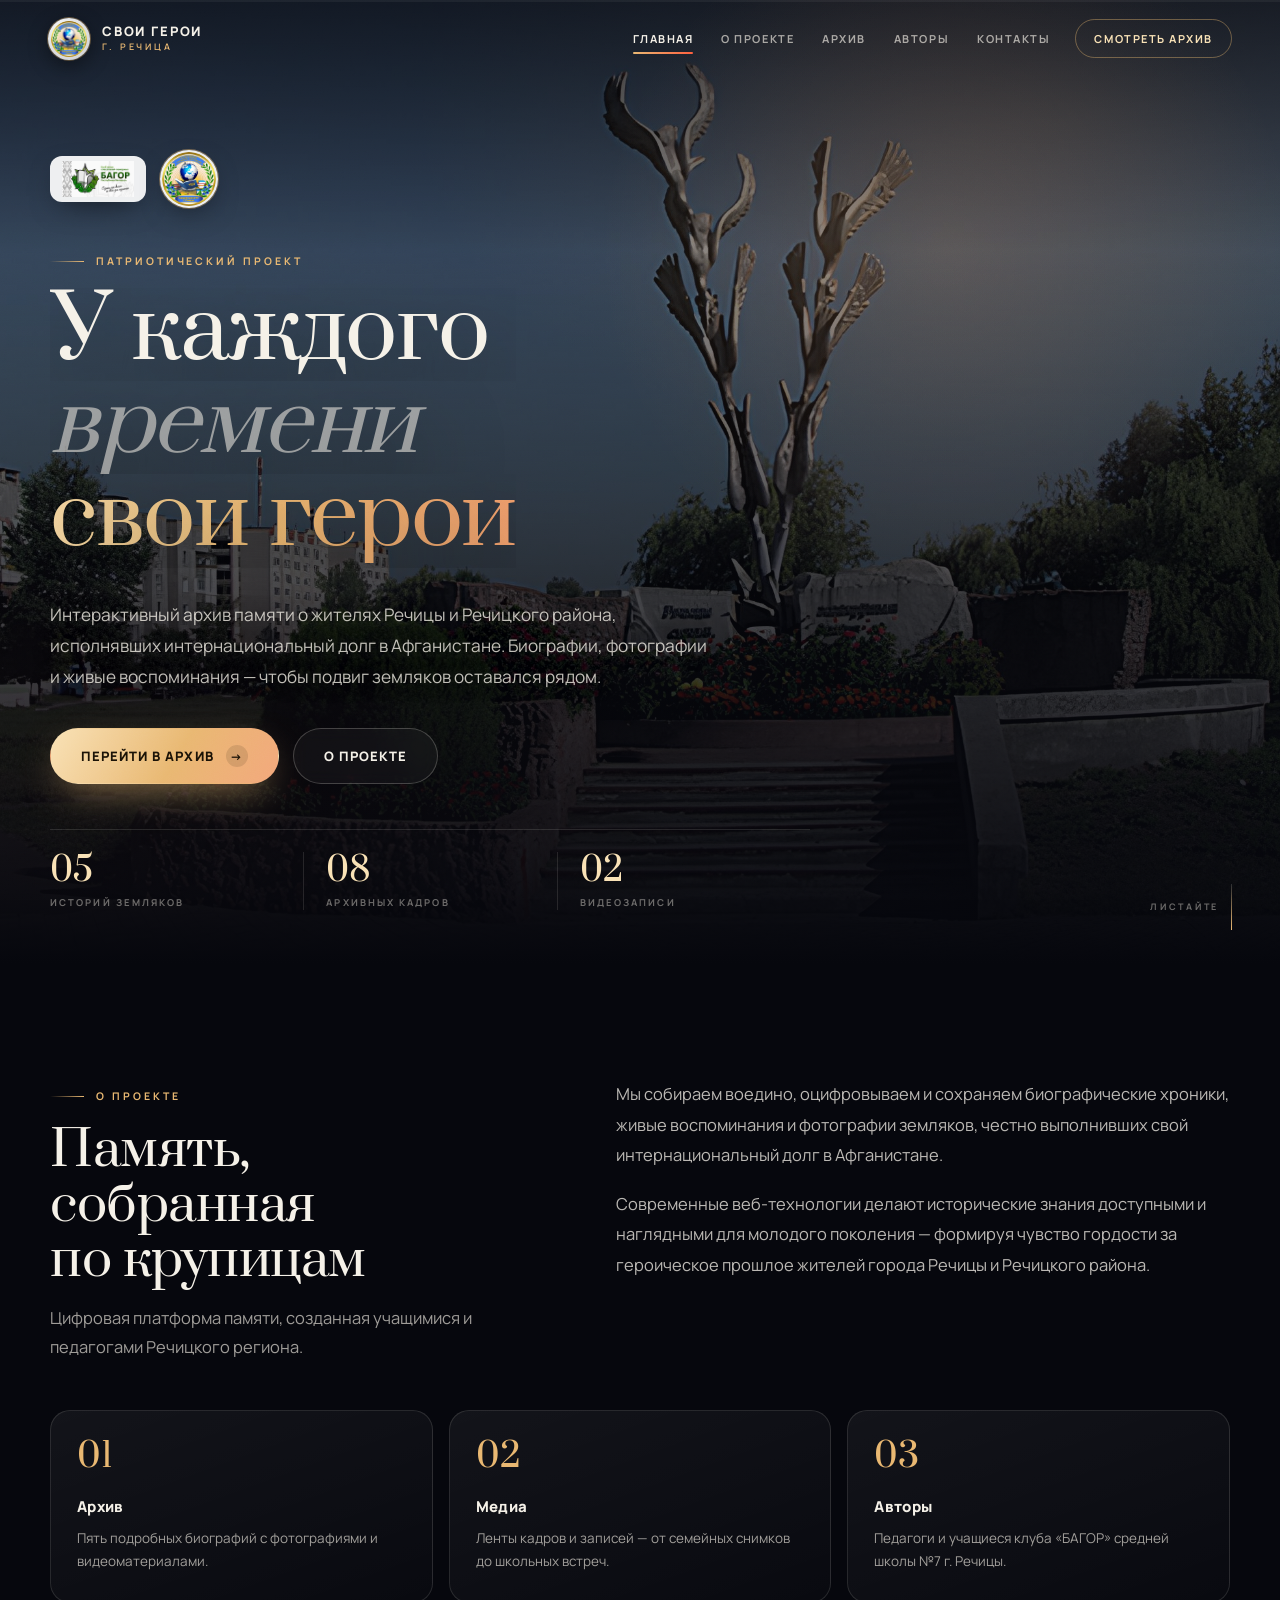
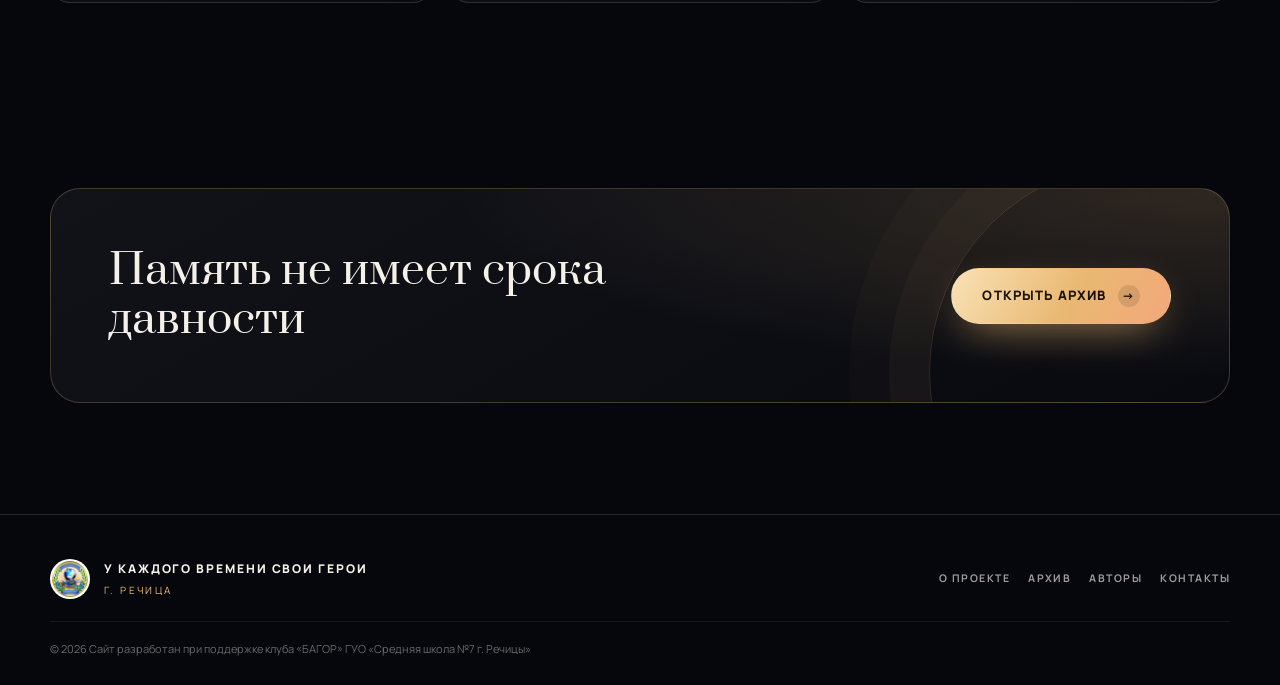
<file: index.html>
<!DOCTYPE html>
<html lang="ru">
<head>
    <meta charset="UTF-8">
    <meta name="viewport" content="width=device-width, initial-scale=1.0">
    <title>У каждого времени свои герои</title>
    <script>document.documentElement.classList.add('js');</script>
    <link rel="icon" type="image/png" href="favicon.png">
    <link rel="preconnect" href="https://fonts.googleapis.com">
    <link rel="preconnect" href="https://fonts.gstatic.com" crossorigin>
    <link href="https://fonts.googleapis.com/css2?family=Manrope:wght@400;500;600;700;800&family=Montserrat:wght@400;600;700;800&family=Prata&display=swap" rel="stylesheet">
    <link rel="preload" as="image" href="background.jpg">
    <link rel="stylesheet" href="style.css">
</head>
<body>

    <div class="scroll-progress"><span id="scrollBar"></span></div>

    <header class="topbar" id="topbar">
        <a class="brand" href="index.html" aria-label="На главную">
            <span class="brand__mark"><img src="emblem2.png" alt=""></span>
            <span class="brand__text">
                <strong>Свои герои</strong>
                <small>г. Речица</small>
            </span>
        </a>
        <nav class="nav" id="nav" aria-label="Основная навигация">
            <a class="nav__link is-active" href="index.html">Главная</a>
            <a class="nav__link" href="about.html">О проекте</a>
            <a class="nav__link" href="arhiv.html">Архив</a>
            <a class="nav__link" href="authors.html">Авторы</a>
            <a class="nav__link" href="contacts.html">Контакты</a>
            <a class="nav__link nav__cta" href="arhiv.html">Смотреть архив</a>
        </nav>
        <button class="burger" id="burger" type="button" aria-label="Открыть меню" aria-expanded="false" aria-controls="nav">
            <span></span>
            <span></span>
        </button>
    </header>

    <main>
        <section class="hero" id="hero">
            <div class="hero__bg"><img src="background.jpg" alt="Мемориал воинам-интернационалистам в Речице"></div>
            <div class="hero__veil"></div>
            <div class="hero__glow"></div>

            <div class="hero__inner shell">
                <div class="hero__emblems">
                    <span class="emblem-tag"><img src="emblem1.png" alt="Клуб юных спасателей-пожарных «БАГОР»"></span>
                    <span class="emblem-round"><img src="emblem2.png" alt="Средняя школа №7 г. Речицы"></span>
                </div>

                <p class="eyebrow">Патриотический проект</p>

                <h1 class="hero__title">
                    <span class="line"><span>У каждого</span></span>
                    <span class="line"><span class="hero__title-soft">времени</span></span>
                    <span class="line"><span class="gold">свои герои</span></span>
                </h1>

                <p class="hero__lead">
                    Интерактивный архив памяти о жителях Речицы и Речицкого района, исполнявших
                    интернациональный долг в Афганистане. Биографии, фотографии и живые воспоминания —
                    чтобы подвиг земляков оставался рядом.
                </p>

                <div class="hero__actions">
                    <a class="btn btn--primary" href="arhiv.html">
                        Перейти в архив
                        <span class="btn__arrow">→</span>
                    </a>
                    <a class="btn btn--ghost" href="about.html">О проекте</a>
                </div>

                <div class="hero__stats">
                    <div class="stat"><b>05</b><span>историй земляков</span></div>
                    <div class="stat"><b>08</b><span>архивных кадров</span></div>
                    <div class="stat"><b>02</b><span>видеозаписи</span></div>
                </div>
            </div>

            <span class="scroll-cue" aria-hidden="true">Листайте<i></i></span>
        </section>

        <section class="section">
            <div class="shell intro-grid">
                <div class="sticky" data-reveal>
                    <p class="eyebrow">О проекте</p>
                    <h2 class="section-title">Память,<br>собранная<br>по крупицам</h2>
                    <p class="section-lead">
                        Цифровая платформа памяти, созданная учащимися и педагогами Речицкого региона.
                    </p>
                </div>

                <div class="intro-text" data-reveal style="--d:120ms">
                    <p>
                        Мы собираем воедино, оцифровываем и сохраняем биографические хроники, живые
                        воспоминания и фотографии земляков, честно выполнивших свой интернациональный долг
                        в Афганистане.
                    </p>
                    <p>
                        Современные веб-технологии делают исторические знания доступными и наглядными для
                        молодого поколения — формируя чувство гордости за героическое прошлое жителей
                        города Речицы и Речицкого района.
                    </p>
                </div>
            </div>

            <div class="shell">
                <div class="feature-grid" data-reveal>
                    <article class="feature">
                        <span class="feature__num">01</span>
                        <h3>Архив</h3>
                        <p>Пять подробных биографий с фотографиями и видеоматериалами.</p>
                    </article>
                    <article class="feature">
                        <span class="feature__num">02</span>
                        <h3>Медиа</h3>
                        <p>Ленты кадров и записей — от семейных снимков до школьных встреч.</p>
                    </article>
                    <article class="feature">
                        <span class="feature__num">03</span>
                        <h3>Авторы</h3>
                        <p>Педагоги и учащиеся клуба «БАГОР» средней школы №7 г. Речицы.</p>
                    </article>
                </div>
            </div>
        </section>

        <section class="section section--tight">
            <div class="shell">
                <div class="cta-band" data-reveal>
                    <h2>Память не имеет срока давности</h2>
                    <a class="btn btn--primary" href="arhiv.html">
                        Открыть архив
                        <span class="btn__arrow">→</span>
                    </a>
                </div>
            </div>
        </section>
    </main>

    <footer class="site-footer">
        <div class="shell">
            <div class="footer__grid">
                <div class="footer__brand">
                    <img src="emblem2.png" alt="">
                    <div>
                        <strong>У каждого времени свои герои</strong>
                        <span>г. Речица</span>
                    </div>
                </div>
                <nav class="footer__links" aria-label="Навигация в подвале">
                    <a href="about.html">О проекте</a>
                    <a href="arhiv.html">Архив</a>
                    <a href="authors.html">Авторы</a>
                    <a href="contacts.html">Контакты</a>
                </nav>
            </div>
            <p class="footer__note">
                © 2026 Сайт разработан при поддержке клуба «БАГОР» ГУО «Средняя школа №7 г. Речицы»
            </p>
        </div>
    </footer>

    <script src="script.js" defer></script>
</body>
</html>
</file>
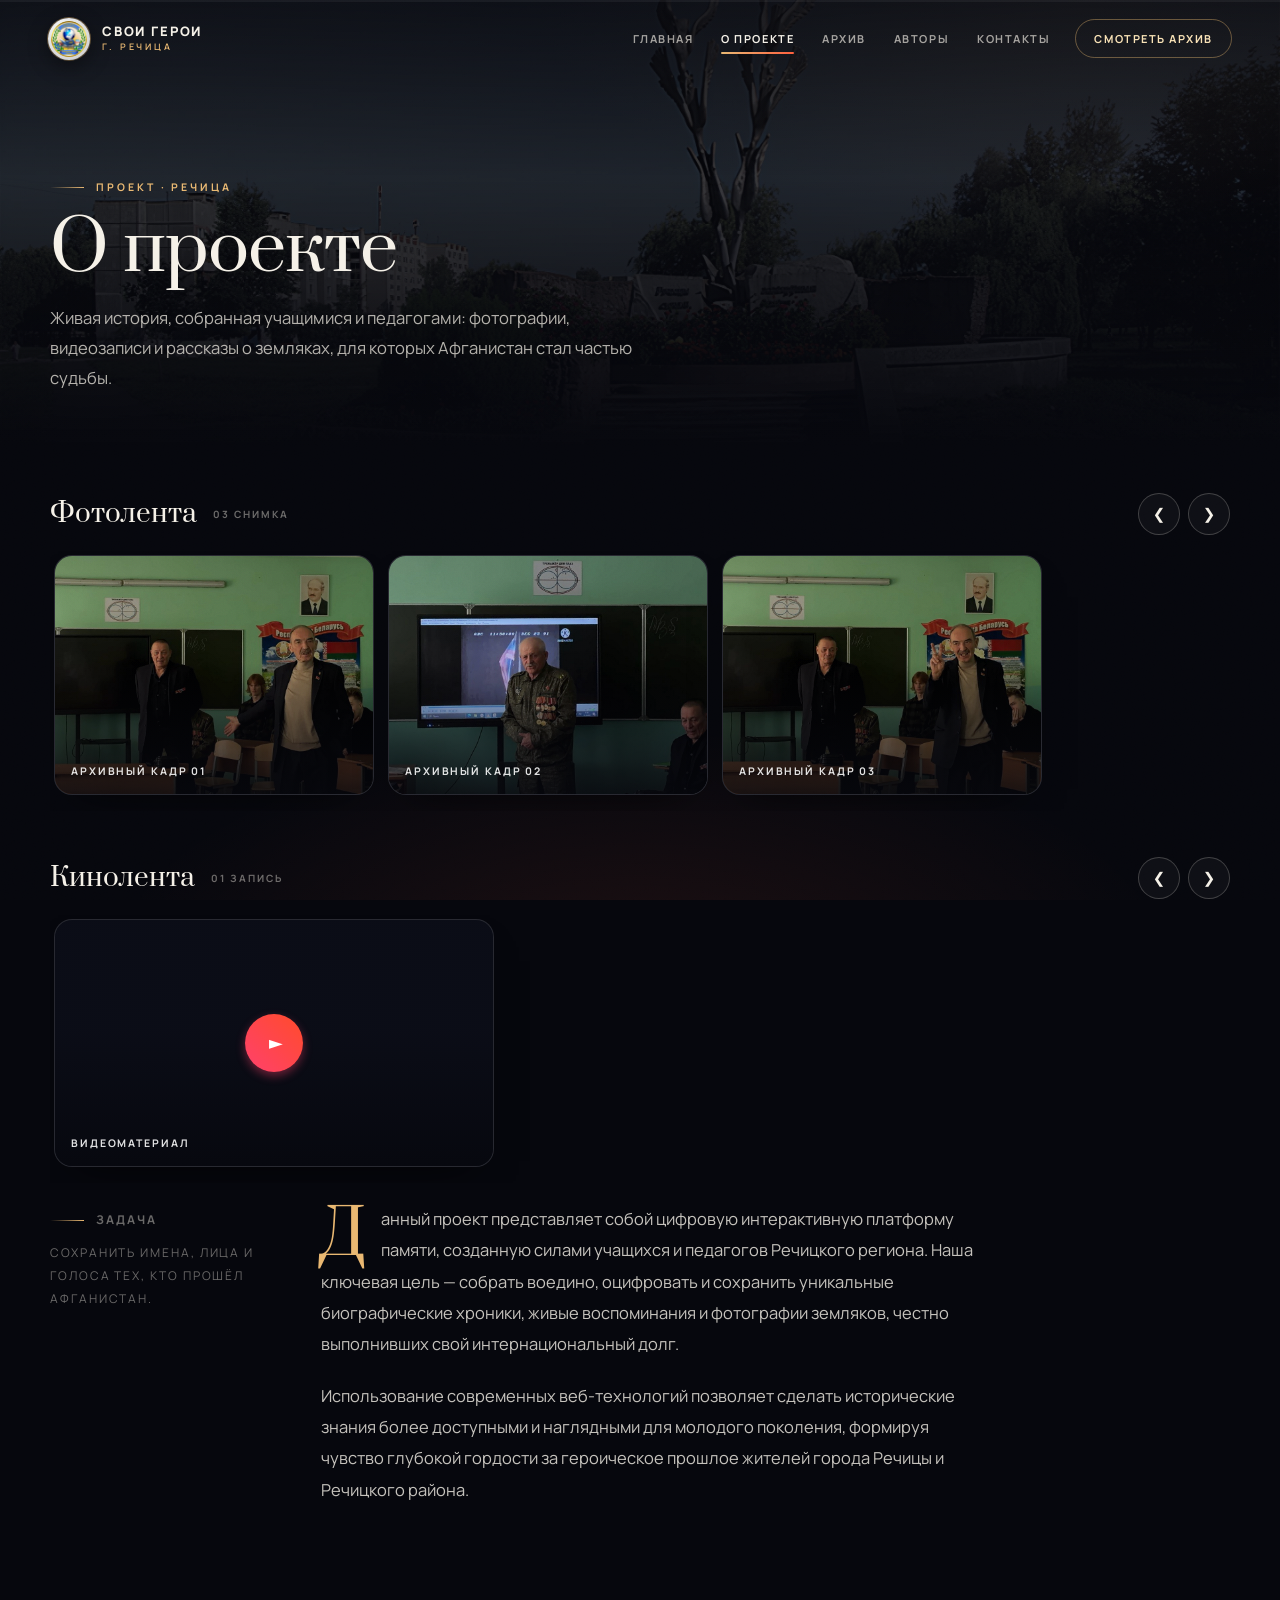
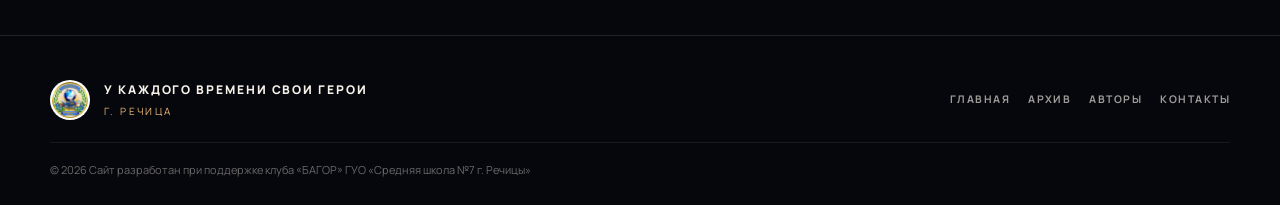
<file: about.html>
<!DOCTYPE html>
<html lang="ru">
<head>
    <meta charset="UTF-8">
    <meta name="viewport" content="width=device-width, initial-scale=1.0">
    <title>О проекте — У каждого времени свои герои</title>
    <script>document.documentElement.classList.add('js');</script>
    <link rel="icon" type="image/png" href="favicon.png">
    <link rel="preconnect" href="https://fonts.googleapis.com">
    <link rel="preconnect" href="https://fonts.gstatic.com" crossorigin>
    <link href="https://fonts.googleapis.com/css2?family=Manrope:wght@400;500;600;700;800&family=Montserrat:wght@400;600;700;800&family=Prata&display=swap" rel="stylesheet">
    <link rel="stylesheet" href="style.css">
</head>
<body>

    <div class="scroll-progress"><span id="scrollBar"></span></div>

    <header class="topbar" id="topbar">
        <a class="brand" href="index.html" aria-label="На главную">
            <span class="brand__mark"><img src="emblem2.png" alt=""></span>
            <span class="brand__text">
                <strong>Свои герои</strong>
                <small>г. Речица</small>
            </span>
        </a>
        <nav class="nav" id="nav" aria-label="Основная навигация">
            <a class="nav__link" href="index.html">Главная</a>
            <a class="nav__link is-active" href="about.html">О проекте</a>
            <a class="nav__link" href="arhiv.html">Архив</a>
            <a class="nav__link" href="authors.html">Авторы</a>
            <a class="nav__link" href="contacts.html">Контакты</a>
            <a class="nav__link nav__cta" href="arhiv.html">Смотреть архив</a>
        </nav>
        <button class="burger" id="burger" type="button" aria-label="Открыть меню" aria-expanded="false" aria-controls="nav">
            <span></span>
            <span></span>
        </button>
    </header>

    <main>
        <section class="page-hero">
            <div class="shell">
                <p class="eyebrow" data-reveal>Проект · Речица</p>
                <h1 class="page-title" data-reveal style="--d:80ms">О проекте</h1>
                <p class="page-lead" data-reveal style="--d:160ms">
                    Живая история, собранная учащимися и педагогами: фотографии, видеозаписи и рассказы
                    о земляках, для которых Афганистан стал частью судьбы.
                </p>
            </div>
        </section>

        <section class="page-body">
            <div class="shell">
                <div class="rail" data-reveal>
                    <div class="rail__head">
                        <h2 class="rail__title">Фотолента</h2>
                        <span class="rail__count">03 снимка</span>
                        <div class="rail__nav">
                            <button class="rail__btn" type="button" onclick="scrollSlider(this, -1)" aria-label="Назад">&#10094;</button>
                            <button class="rail__btn" type="button" onclick="scrollSlider(this, 1)" aria-label="Вперёд">&#10095;</button>
                        </div>
                    </div>
                    <div class="rail__track">
                        <figure class="tape-item" onclick="openLightbox('archive1.jpg', 'img')">
                            <img src="archive1.jpg" alt="Архивный кадр 1">
                            <figcaption class="tape-item__cap">Архивный кадр 01</figcaption>
                        </figure>
                        <figure class="tape-item" onclick="openLightbox('archive2.jpg', 'img')">
                            <img src="archive2.jpg" alt="Архивный кадр 2">
                            <figcaption class="tape-item__cap">Архивный кадр 02</figcaption>
                        </figure>
                        <figure class="tape-item" onclick="openLightbox('archive3.jpg', 'img')">
                            <img src="archive3.jpg" alt="Архивный кадр 3">
                            <figcaption class="tape-item__cap">Архивный кадр 03</figcaption>
                        </figure>
                    </div>
                </div>

                <div class="rail" data-reveal>
                    <div class="rail__head">
                        <h2 class="rail__title">Кинолента</h2>
                        <span class="rail__count">01 запись</span>
                        <div class="rail__nav">
                            <button class="rail__btn" type="button" onclick="scrollSlider(this, -1)" aria-label="Назад">&#10094;</button>
                            <button class="rail__btn" type="button" onclick="scrollSlider(this, 1)" aria-label="Вперёд">&#10095;</button>
                        </div>
                    </div>
                    <div class="rail__track">
                        <figure class="tape-item video-card" onclick="openLightbox('video1.mp4', 'video')">
                            <video src="video1.mp4" muted preload="metadata"></video>
                            <span class="play-icon">&#9658;</span>
                            <figcaption class="tape-item__cap">Видеоматериал</figcaption>
                        </figure>
                    </div>
                </div>

                <div class="editorial" data-reveal>
                    <div class="editorial__side">
                        <p class="eyebrow">Задача</p>
                        <p>Сохранить имена, лица и голоса тех, кто прошёл Афганистан.</p>
                    </div>
                    <div class="prose">
                        <p>
                            Данный проект представляет собой цифровую интерактивную платформу памяти,
                            созданную силами учащихся и педагогов Речицкого региона. Наша ключевая цель —
                            собрать воедино, оцифровать и сохранить уникальные биографические хроники,
                            живые воспоминания и фотографии земляков, честно выполнивших свой
                            интернациональный долг.
                        </p>
                        <p>
                            Использование современных веб-технологий позволяет сделать исторические знания
                            более доступными и наглядными для молодого поколения, формируя чувство глубокой
                            гордости за героическое прошлое жителей города Речицы и Речицкого района.
                        </p>
                    </div>
                </div>
            </div>
        </section>
    </main>

    <footer class="site-footer">
        <div class="shell">
            <div class="footer__grid">
                <div class="footer__brand">
                    <img src="emblem2.png" alt="">
                    <div>
                        <strong>У каждого времени свои герои</strong>
                        <span>г. Речица</span>
                    </div>
                </div>
                <nav class="footer__links" aria-label="Навигация в подвале">
                    <a href="index.html">Главная</a>
                    <a href="arhiv.html">Архив</a>
                    <a href="authors.html">Авторы</a>
                    <a href="contacts.html">Контакты</a>
                </nav>
            </div>
            <p class="footer__note">
                © 2026 Сайт разработан при поддержке клуба «БАГОР» ГУО «Средняя школа №7 г. Речицы»
            </p>
        </div>
    </footer>

    <div id="photo-lightbox" class="lightbox" onclick="closeLightbox(event)">
        <span class="lightbox-close" onclick="closeLightbox(event)">&times;</span>
        <img class="lightbox-content" id="lightbox-img" alt="Полноэкранный просмотр" style="display: none;">
        <video class="lightbox-content video-custom-player" id="lightbox-video" controls controlsList="nodownload nofullscreen noremoteplayback" style="display: none;"></video>
    </div>

    <script>
        function openLightbox(src, type) {
            const lightbox = document.getElementById('photo-lightbox');
            const lightboxImg = document.getElementById('lightbox-img');
            const lightboxVideo = document.getElementById('lightbox-video');

            if (!lightbox) return;

            lightboxImg.style.display = 'none';
            lightboxVideo.style.display = 'none';
            lightboxVideo.pause();

            if (type === 'img') {
                lightboxImg.src = src;
                lightboxImg.style.display = 'block';
            } else if (type === 'video') {
                lightboxVideo.src = src;
                lightboxVideo.style.display = 'block';
                lightboxVideo.play();
            }

            lightbox.style.display = 'flex';
            setTimeout(() => {
                lightbox.classList.add('active');
            }, 10);

            document.body.style.overflow = 'hidden';
        }

        function closeLightbox(event) {
            if (event && event.target.id !== 'photo-lightbox' && !event.target.classList.contains('lightbox-close')) {
                return;
            }

            const lightbox = document.getElementById('photo-lightbox');
            const lightboxVideo = document.getElementById('lightbox-video');

            if (lightbox) {
                lightbox.classList.remove('active');
                if (lightboxVideo) {
                    lightboxVideo.pause();
                }
                setTimeout(() => {
                    lightbox.style.display = 'none';
                }, 300);

                document.body.style.overflow = '';
            }
        }

        document.addEventListener('keydown', function (e) {
            if (e.key === 'Escape') {
                const lightbox = document.getElementById('photo-lightbox');
                if (lightbox && lightbox.classList.contains('active')) {
                    lightbox.click();
                }
            }
        });
    </script>
    <script src="script.js" defer></script>
</body>
</html>
</file>
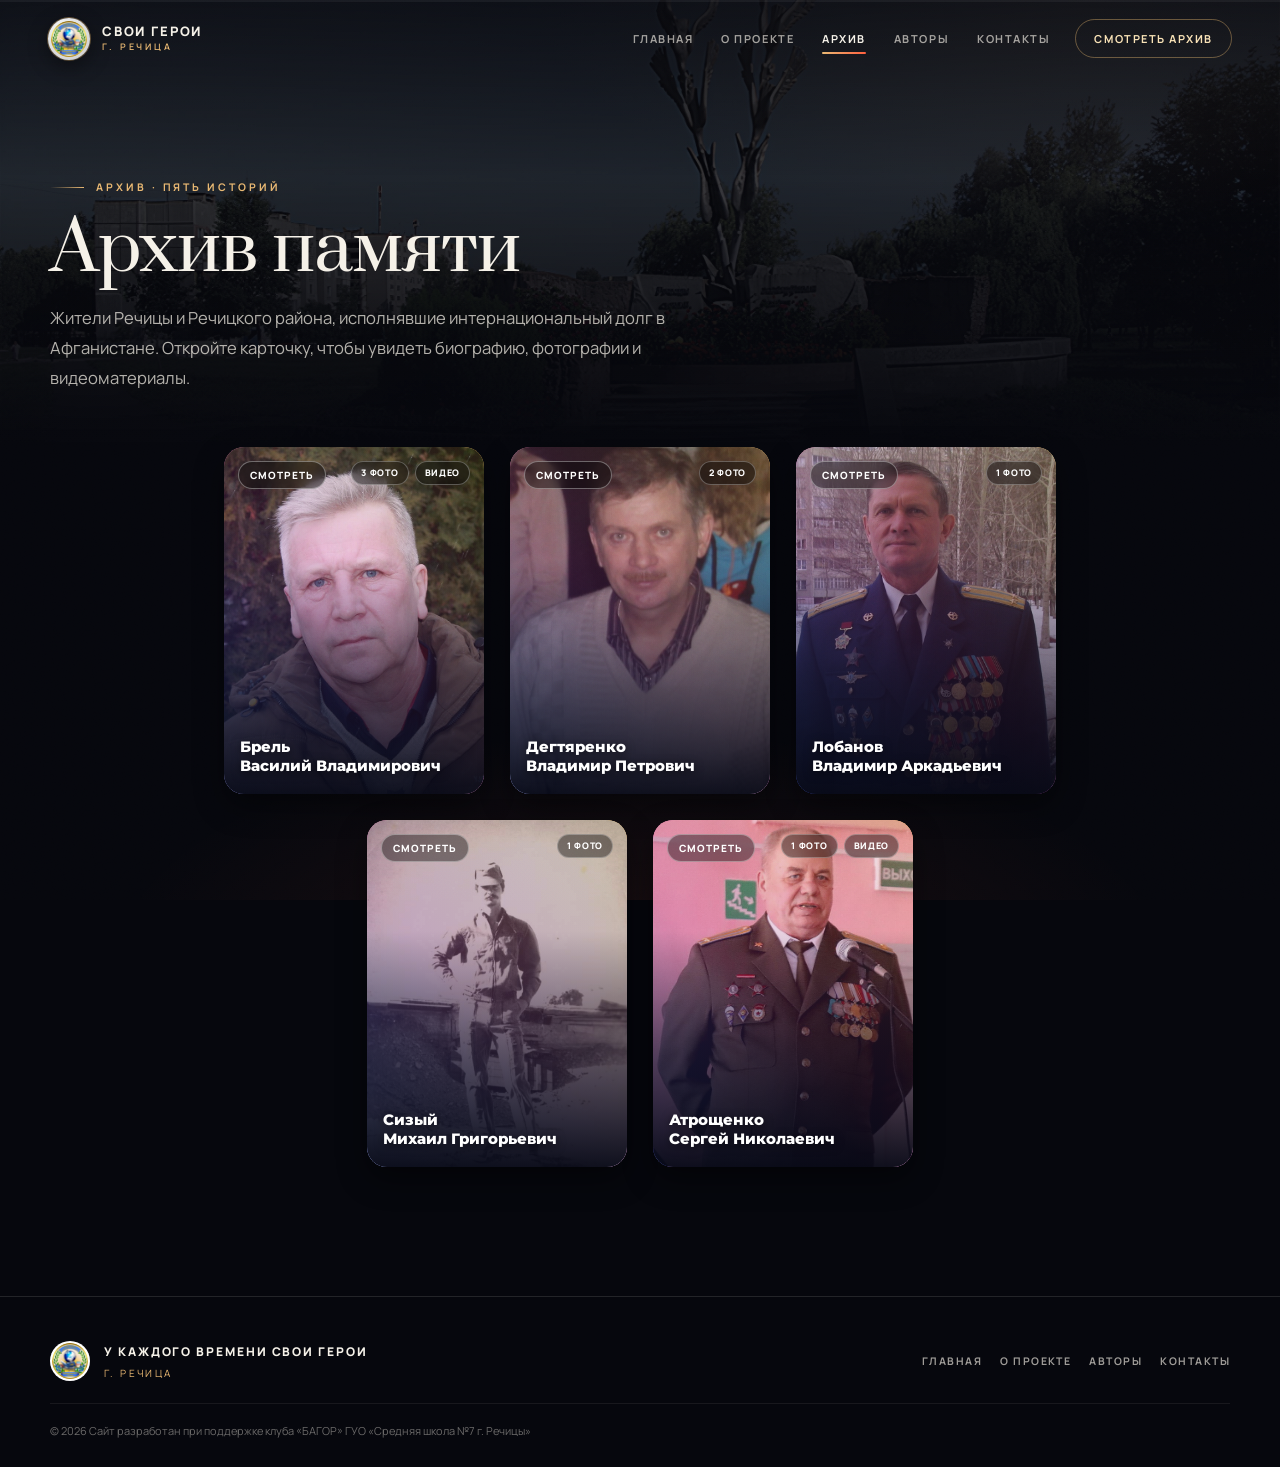
<file: arhiv.html>
<!DOCTYPE html>
<html lang="ru">
<head>
    <meta charset="UTF-8">
    <meta name="viewport" content="width=device-width, initial-scale=1.0">
    <title>Архив памяти — У каждого времени свои герои</title>
    <script>document.documentElement.classList.add('js');</script>
    <link rel="icon" type="image/png" href="favicon.png">
    <link rel="preconnect" href="https://fonts.googleapis.com">
    <link rel="preconnect" href="https://fonts.gstatic.com" crossorigin>
    <link href="https://fonts.googleapis.com/css2?family=Manrope:wght@400;500;600;700;800&family=Montserrat:wght@400;600;700;800&family=Prata&display=swap" rel="stylesheet">
    <link rel="stylesheet" href="style.css">
</head>
<body>

    <div class="scroll-progress"><span id="scrollBar"></span></div>

    <header class="topbar" id="topbar">
        <a class="brand" href="index.html" aria-label="На главную">
            <span class="brand__mark"><img src="emblem2.png" alt=""></span>
            <span class="brand__text">
                <strong>Свои герои</strong>
                <small>г. Речица</small>
            </span>
        </a>
        <nav class="nav" id="nav" aria-label="Основная навигация">
            <a class="nav__link" href="index.html">Главная</a>
            <a class="nav__link" href="about.html">О проекте</a>
            <a class="nav__link is-active" href="arhiv.html">Архив</a>
            <a class="nav__link" href="authors.html">Авторы</a>
            <a class="nav__link" href="contacts.html">Контакты</a>
            <a class="nav__link nav__cta" href="arhiv.html">Смотреть архив</a>
        </nav>
        <button class="burger" id="burger" type="button" aria-label="Открыть меню" aria-expanded="false" aria-controls="nav">
            <span></span>
            <span></span>
        </button>
    </header>

    <main>
        <section class="page-hero">
            <div class="shell">
                <p class="eyebrow" data-reveal>Архив · пять историй</p>
                <h1 class="page-title" data-reveal style="--d:80ms">Архив памяти</h1>
                <p class="page-lead" data-reveal style="--d:160ms">
                    Жители Речицы и Речицкого района, исполнявшие интернациональный долг в Афганистане.
                    Откройте карточку, чтобы увидеть биографию, фотографии и видеоматериалы.
                </p>
            </div>
        </section>

        <section class="page-body">
            <div class="shell archive-page">
                <div class="archive-grid">

                    <article class="tilt-card" data-hero="brel" tabindex="0" role="button" aria-label="Брель Василий Владимирович — открыть материалы">
                        <div class="tilt-card__media">
                            <img src="Photo1glavnoeBrel.jpg" alt="Брель Василий Владимирович" loading="lazy">
                        </div>
                        <div class="tilt-card__tags">
                            <span class="tilt-card__tag">3 фото</span>
                            <span class="tilt-card__tag">видео</span>
                        </div>
                        <span class="tilt-card__prompt">Смотреть</span>
                        <div class="tilt-card__body">
                            <h2 class="tilt-card__name">Брель<br>Василий Владимирович</h2>
                            <span class="tilt-card__rank">Наводчик миномёта</span>
                            <p class="tilt-card__bio">В 1983 году призван в армию и направлен для дальнейшей службы в Афганистан.</p>
                        </div>
                    </article>

                    <article class="tilt-card" data-hero="degtyarenko" tabindex="0" role="button" aria-label="Дегтяренко Владимир Петрович — открыть материалы">
                        <div class="tilt-card__media">
                            <img src="Photo2glavnoeDegtyarenko.jpg" alt="Дегтяренко Владимир Петрович" loading="lazy">
                        </div>
                        <div class="tilt-card__tags">
                            <span class="tilt-card__tag">2 фото</span>
                        </div>
                        <span class="tilt-card__prompt">Смотреть</span>
                        <div class="tilt-card__body">
                            <h2 class="tilt-card__name">Дегтяренко<br>Владимир Петрович</h2>
                            <span class="tilt-card__rank">Солдат-срочник</span>
                            <p class="tilt-card__bio">Служил в Кундузской провинции, в городе Имам-Сахиб.</p>
                        </div>
                    </article>

                    <article class="tilt-card" data-hero="lobanov" tabindex="0" role="button" aria-label="Лобанов Владимир Аркадьевич — открыть материалы">
                        <div class="tilt-card__media">
                            <img src="Photo3glavnoeLOBANOB.jpg" alt="Лобанов Владимир Аркадьевич" loading="lazy">
                        </div>
                        <div class="tilt-card__tags">
                            <span class="tilt-card__tag">1 фото</span>
                        </div>
                        <span class="tilt-card__prompt">Смотреть</span>
                        <div class="tilt-card__body">
                            <h2 class="tilt-card__name">Лобанов<br>Владимир Аркадьевич</h2>
                            <span class="tilt-card__rank">Лётчик-истребитель, подполковник запаса</span>
                            <p class="tilt-card__bio">В 1984–1985 годах участвовал в боевых действиях в Афганистане.</p>
                        </div>
                    </article>

                    <article class="tilt-card" data-hero="siziy" tabindex="0" role="button" aria-label="Сизый Михаил Григорьевич — открыть материалы">
                        <div class="tilt-card__media">
                            <img src="photo4glavnoeSyziy.jpg" alt="Сизый Михаил Григорьевич" loading="lazy">
                        </div>
                        <div class="tilt-card__tags">
                            <span class="tilt-card__tag">1 фото</span>
                        </div>
                        <span class="tilt-card__prompt">Смотреть</span>
                        <div class="tilt-card__body">
                            <h2 class="tilt-card__name">Сизый<br>Михаил Григорьевич</h2>
                            <span class="tilt-card__rank">Радист</span>
                            <p class="tilt-card__bio">В 1986 году направлен в Афганистан в составе ограниченного контингента советских войск.</p>
                        </div>
                    </article>

                    <article class="tilt-card" data-hero="atrochenko" tabindex="0" role="button" aria-label="Атрощенко Сергей Николаевич — открыть материалы">
                        <div class="tilt-card__media">
                            <img src="photo5glavnoeAtrochenko.jpg" alt="Атрощенко Сергей Николаевич" loading="lazy">
                        </div>
                        <div class="tilt-card__tags">
                            <span class="tilt-card__tag">1 фото</span>
                            <span class="tilt-card__tag">видео</span>
                        </div>
                        <span class="tilt-card__prompt">Смотреть</span>
                        <div class="tilt-card__body">
                            <h2 class="tilt-card__name">Атрощенко<br>Сергей Николаевич</h2>
                            <span class="tilt-card__rank">Командир штурмовой роты</span>
                            <p class="tilt-card__bio">Прошёл через тяжёлые горные переходы, обеспечивая доставку боеприпасов.</p>
                        </div>
                    </article>

                </div>
            </div>
        </section>
    </main>

    <footer class="site-footer">
        <div class="shell">
            <div class="footer__grid">
                <div class="footer__brand">
                    <img src="emblem2.png" alt="">
                    <div>
                        <strong>У каждого времени свои герои</strong>
                        <span>г. Речица</span>
                    </div>
                </div>
                <nav class="footer__links" aria-label="Навигация в подвале">
                    <a href="index.html">Главная</a>
                    <a href="about.html">О проекте</a>
                    <a href="authors.html">Авторы</a>
                    <a href="contacts.html">Контакты</a>
                </nav>
            </div>
            <p class="footer__note">
                © 2026 Сайт разработан при поддержке клуба «БАГОР» ГУО «Средняя школа №7 г. Речицы»
            </p>
        </div>
    </footer>

    <div class="hero-modal" id="hero-modal" aria-hidden="true">
        <div class="hero-modal__backdrop" onclick="closeHero()"></div>
        <div class="hero-modal__panel" role="dialog" aria-modal="true" aria-labelledby="hero-modal-name">
            <div class="hero-modal__content" id="hero-modal-content"></div>
        </div>
    </div>

    <div id="photo-lightbox" class="lightbox" onclick="closeLightbox(event)">
        <span class="lightbox-close" onclick="closeLightbox(event)">&times;</span>
        <img class="lightbox-content" id="lightbox-img" alt="Полноэкранный просмотр" style="display: none;">
        <video class="lightbox-content video-custom-player" id="lightbox-video" controls controlsList="nodownload nofullscreen noremoteplayback" style="display: none;"></video>
    </div>

    <script>
        const HEROES = {
            brel: {
                name: 'Брель Василий Владимирович',
                rank: 'Наводчик миномёта',
                portrait: 'Photo1glavnoeBrel.jpg',
                photos: ['archive1.jpg', 'archive2.jpg', 'archive3.jpg'],
                videos: ['video1.mp4'],
                bio: [
                    'Родился 19 июня 1963 года в городе Василевичи.',
                    'В 1980 году окончил среднюю школу в г. Василевичи. После окончания школы поступил в профессионально-техническое училище №35 им. М. Лынькова в г. Гомеле, которое окончил в 1982 году.',
                    'В 1983 году был призван в армию. После четырёхмесячного карантина отправлен для прохождения дальнейшей службы в Афганистан.'
                ]
            },
            degtyarenko: {
                name: 'Дегтяренко Владимир Петрович',
                rank: 'Солдат-срочник',
                portrait: 'Photo2glavnoeDegtyarenko.jpg',
                photos: ['archive1.jpg', 'archive2.jpg'],
                videos: [],
                bio: [
                    'Родился 19 января 1969 года в деревне Жмуровка Речицкого района.',
                    'В 1986 году окончил среднюю школу. В 1987 году был призван в армию. Три месяца служил в учебном центре школы сержантского состава в Туркмении, в городе Мары, был переведён в погранотряд таджикского города Пянджа. Затем отправлен в Афганистан, где служил в Кундузской провинции в городе Имам-Сахиб.'
                ]
            },
            lobanov: {
                name: 'Лобанов Владимир Аркадьевич',
                rank: 'Лётчик-истребитель, подполковник запаса',
                portrait: 'Photo3glavnoeLOBANOB.jpg',
                photos: ['archive2.jpg'],
                videos: [],
                bio: [
                    'Родился 30 ноября 1953 года в городе Добруше.',
                    'В 1971 году окончил среднюю школу №3 города Добруша. После окончания школы поступил в Черниговское высшее авиационное училище лётчиков. Закончив училище в 1975 году, получил распределение в Венгрию.',
                    'С 1984 по 1985 год принимал участие в боевых действиях в Афганистане, за что был награждён орденом «Красной Звезды».'
                ]
            },
            siziy: {
                name: 'Сизый Михаил Григорьевич',
                rank: 'Радист',
                portrait: 'photo4glavnoeSyziy.jpg',
                photos: ['archive1.jpg'],
                videos: [],
                bio: [
                    'Родился 7 ноября 1959 года в Германии, в городе Галле.',
                    'Через пять лет семья вернулась в Речицу. Восьмилетку окончил в средней школе №3, а в 1977 году стал выпускником средней школы №2 и сразу же был призван в ряды Советской Армии.',
                    'Вернувшись из Архангельска, где служил радистом, Михаил работал в горвоенкомате на радиостанции. В 1986 году от Речицкого горвоенкомата был направлен в Республику Афганистан, в состав ограниченного контингента советских войск, также в качестве радиста.'
                ]
            },
            atrochenko: {
                name: 'Атрощенко Сергей Николаевич',
                rank: 'Командир штурмовой роты',
                portrait: 'photo5glavnoeAtrochenko.jpg',
                photos: ['archive3.jpg'],
                videos: ['video1.mp4'],
                bio: [
                    'Водитель мотострелковой роты. Прошёл через тяжёлые горные переходы, обеспечивая доставку боеприпасов.',
                    'Неоднократно выводил боевую машину из-под обстрелов, спасая раненых десантников. Проявил высочайшее водительское мастерство на опасных серпантинах.'
                ]
            }
        };

        const HERO_IDS = Object.keys(HEROES);

        const finePointer = window.matchMedia('(hover: hover) and (pointer: fine)').matches;
        const reduceMotion = window.matchMedia('(prefers-reduced-motion: reduce)').matches;

        document.querySelectorAll('.tilt-card').forEach(card => {
            if (finePointer && !reduceMotion) {
                card.addEventListener('pointermove', e => {
                    const r = card.getBoundingClientRect();
                    const px = (e.clientX - r.left) / r.width;
                    const py = (e.clientY - r.top) / r.height;
                    const rotateX = (0.5 - py) * 16;
                    const rotateY = (px - 0.5) * 16;
                    card.style.transform =
                        'perspective(900px) rotateX(' + rotateX.toFixed(2) + 'deg) rotateY(' +
                        rotateY.toFixed(2) + 'deg) translateY(-4px)';
                    card.style.setProperty('--mx', (px * 100).toFixed(1) + '%');
                    card.style.setProperty('--my', (py * 100).toFixed(1) + '%');
                });

                card.addEventListener('pointerleave', () => {
                    card.style.transform = '';
                });
            }

            card.addEventListener('click', () => openHero(card.dataset.hero));

            card.addEventListener('keydown', e => {
                if (e.key === 'Enter' || e.key === ' ') {
                    e.preventDefault();
                    openHero(card.dataset.hero);
                }
            });
        });

        let lastFocusedCard = null;
        let previousScrollHandler = null;

        function openHero(id) {
            const hero = HEROES[id];
            if (!hero) return;

            lastFocusedCard = document.activeElement;
            if (!lastFocusedCard || lastFocusedCard === document.body) {
                lastFocusedCard = document.querySelector('.tilt-card[data-hero="' + id + '"]');
            }

            const index = HERO_IDS.indexOf(id);
            const indexLabel = String(index + 1).padStart(2, '0');
            const totalLabel = String(HERO_IDS.length).padStart(2, '0');

            const bioHtml = hero.bio.map(p => '<div class="story__para"><p>' + p + '</p></div>').join('');

            const photosHtml = hero.photos.length
                ? '<div class="story__photos story__photos--' + Math.min(hero.photos.length, 3) + '">' +
                    hero.photos.map((src, i) =>
                        '<button type="button" class="story__photo" onclick="openLightbox(\'' + src + '\', \'img\')" ' +
                        'aria-label="Открыть фотографию ' + (i + 1) + '">' +
                            '<img src="' + src + '" alt="Архивный материал ' + (i + 1) + '" loading="lazy">' +
                            '<span class="story__photo-zoom">Открыть</span>' +
                        '</button>').join('') +
                  '</div>'
                : '<p class="story__empty">Фотоматериалы пока не добавлены.</p>';

            const videosHtml = hero.videos.length
                ? '<div class="story__videos">' + hero.videos.map((item, i) => {
                    const video = typeof item === 'string' ? { src: item, title: '' } : item;
                    const title = video.title || '';
                    return '<button type="button" class="story__video" ' +
                        'onclick="openLightbox(\'' + video.src + '\', \'video\')" ' +
                        'aria-label="Смотреть видео ' + (i + 1) + (title ? ': ' + title : '') + '">' +
                        '<span class="story__video-thumb">' +
                            '<video src="' + video.src + '" muted preload="metadata"></video>' +
                            '<span class="story__video-index">' + String(i + 1).padStart(2, '0') + '</span>' +
                            '<span class="story__video-play">&#9658;</span>' +
                        '</span>' +
                        '<span class="story__video-meta">' +
                            '<strong>' + (title || 'Видеозапись ' + (i + 1)) + '</strong>' +
                            '<small>Смотреть фрагмент</small>' +
                        '</span>' +
                    '</button>';
                }).join('') + '</div>'
                : '<p class="story__empty">Видеоматериалы пока не добавлены.</p>';

            const photosCount = hero.photos.length
                ? '<span class="story__chip">Фото · ' + hero.photos.length + '</span>'
                : '';
            const videosCount = hero.videos.length
                ? '<span class="story__chip">Видео · ' + hero.videos.length + '</span>'
                : '';

            document.getElementById('hero-modal-content').innerHTML =
                '<div class="story__bar">' +
                    '<span class="story__bar-mark"><img src="emblem1.png" alt=""></span>' +
                    '<span class="story__bar-text">' +
                        '<strong>Архив памяти</strong>' +
                        '<small>Речица · Афганистан</small>' +
                    '</span>' +
                    '<span class="story__bar-index">' + indexLabel + ' <b>/ ' + totalLabel + '</b></span>' +
                    '<button type="button" class="hero-modal__close" onclick="closeHero()" aria-label="Закрыть">' +
                        '<svg viewBox="0 0 24 24" fill="none" stroke="currentColor" stroke-width="1.8" ' +
                        'stroke-linecap="round"><path d="M6 6l12 12M18 6L6 18"/></svg>' +
                    '</button>' +
                    '<span class="story__bar-line"><span id="storyProgress"></span></span>' +
                '</div>' +
                '<div class="story__grid">' +
                    '<aside class="story__aside">' +
                        '<figure class="story__portrait">' +
                            '<img src="' + hero.portrait + '" alt="' + hero.name + '">' +
                            '<span class="story__portrait-tag">Архив · ' + indexLabel + '</span>' +
                            '<span class="story__portrait-frame"></span>' +
                        '</figure>' +
                        '<div class="story__identity">' +
                            '<span class="story__rank">' + hero.rank + '</span>' +
                            '<h2 class="story__name" id="hero-modal-name">' + hero.name + '</h2>' +
                            '<div class="story__meta">' + photosCount + videosCount + '</div>' +
                        '</div>' +
                    '</aside>' +
                    '<div class="story__main">' +
                        '<span class="story__label">Биография</span>' +
                        '<div class="story__bio">' + bioHtml + '</div>' +
                        '<section class="story__block">' +
                            '<div class="story__block-head">' +
                                '<span class="story__num">01</span><h3>Фотографии</h3>' +
                                '<span class="story__count">' + (hero.photos.length ? hero.photos.length + ' шт.' : '—') + '</span>' +
                            '</div>' + photosHtml +
                        '</section>' +
                        '<section class="story__block">' +
                            '<div class="story__block-head">' +
                                '<span class="story__num">02</span><h3>Видео</h3>' +
                                '<span class="story__count">' + (hero.videos.length ? hero.videos.length + ' шт.' : '—') + '</span>' +
                            '</div>' + videosHtml +
                        '</section>' +
                        '<p class="story__footnote">Материалы архива клуба «БАГОР» · средняя школа №7 г. Речицы</p>' +
                    '</div>' +
                '</div>';

            const modal = document.getElementById('hero-modal');
            const panel = modal.querySelector('.hero-modal__panel');
            const progress = document.getElementById('storyProgress');

            panel.scrollTop = 0;
            if (progress) progress.style.transform = 'scaleX(0)';

            if (previousScrollHandler) panel.removeEventListener('scroll', previousScrollHandler);
            previousScrollHandler = function () {
                if (!progress) return;
                const range = panel.scrollHeight - panel.clientHeight;
                const ratio = range > 0 ? Math.min(1, panel.scrollTop / range) : 0;
                progress.style.transform = 'scaleX(' + ratio + ')';
            };
            panel.addEventListener('scroll', previousScrollHandler, { passive: true });

            modal.classList.add('open');
            modal.setAttribute('aria-hidden', 'false');
            document.body.style.overflow = 'hidden';

            if (history.replaceState) history.replaceState(null, '', '#' + id);

            modal.querySelector('.hero-modal__close').focus();
        }

        function closeHero() {
            const modal = document.getElementById('hero-modal');
            if (!modal.classList.contains('open')) return;

            modal.classList.remove('open');
            modal.setAttribute('aria-hidden', 'true');
            document.body.style.overflow = '';

            modal.querySelectorAll('video').forEach(v => v.pause());

            if (lastFocusedCard && lastFocusedCard.focus) lastFocusedCard.focus();
            lastFocusedCard = null;

            if (history.replaceState) history.replaceState(null, '', location.pathname + location.search);
        }

        function openLightbox(src, type) {
            const lightbox = document.getElementById('photo-lightbox');
            const lightboxImg = document.getElementById('lightbox-img');
            const lightboxVideo = document.getElementById('lightbox-video');

            if (!lightbox) return;

            lightboxImg.style.display = 'none';
            lightboxVideo.style.display = 'none';
            lightboxVideo.pause();

            if (type === 'img') {
                lightboxImg.src = src;
                lightboxImg.style.display = 'block';
            } else if (type === 'video') {
                lightboxVideo.src = src;
                lightboxVideo.style.display = 'block';
                lightboxVideo.play();
            }

            lightbox.style.display = 'flex';
            setTimeout(() => {
                lightbox.classList.add('active');
            }, 10);
            document.body.style.overflow = 'hidden';
        }

        function closeLightbox(event) {
            if (event && event.target.id !== 'photo-lightbox' && !event.target.classList.contains('lightbox-close')) {
                return;
            }
            const lightbox = document.getElementById('photo-lightbox');
            const lightboxVideo = document.getElementById('lightbox-video');
            if (lightbox) {
                lightbox.classList.remove('active');
                if (lightboxVideo) lightboxVideo.pause();
                setTimeout(() => {
                    lightbox.style.display = 'none';
                }, 300);
                const heroModal = document.getElementById('hero-modal');
                document.body.style.overflow = (heroModal && heroModal.classList.contains('open')) ? 'hidden' : '';
            }
        }

        document.addEventListener('keydown', function(e) {
            if (e.key !== 'Escape') return;

            const lightbox = document.getElementById('photo-lightbox');
            if (lightbox && lightbox.classList.contains('active')) {
                lightbox.click();
                return;
            }
            closeHero();
        });

        const hashId = location.hash.replace('#', '');
        if (hashId && HEROES[hashId]) openHero(hashId);
    </script>
    <script src="script.js" defer></script>
</body>
</html>
</file>
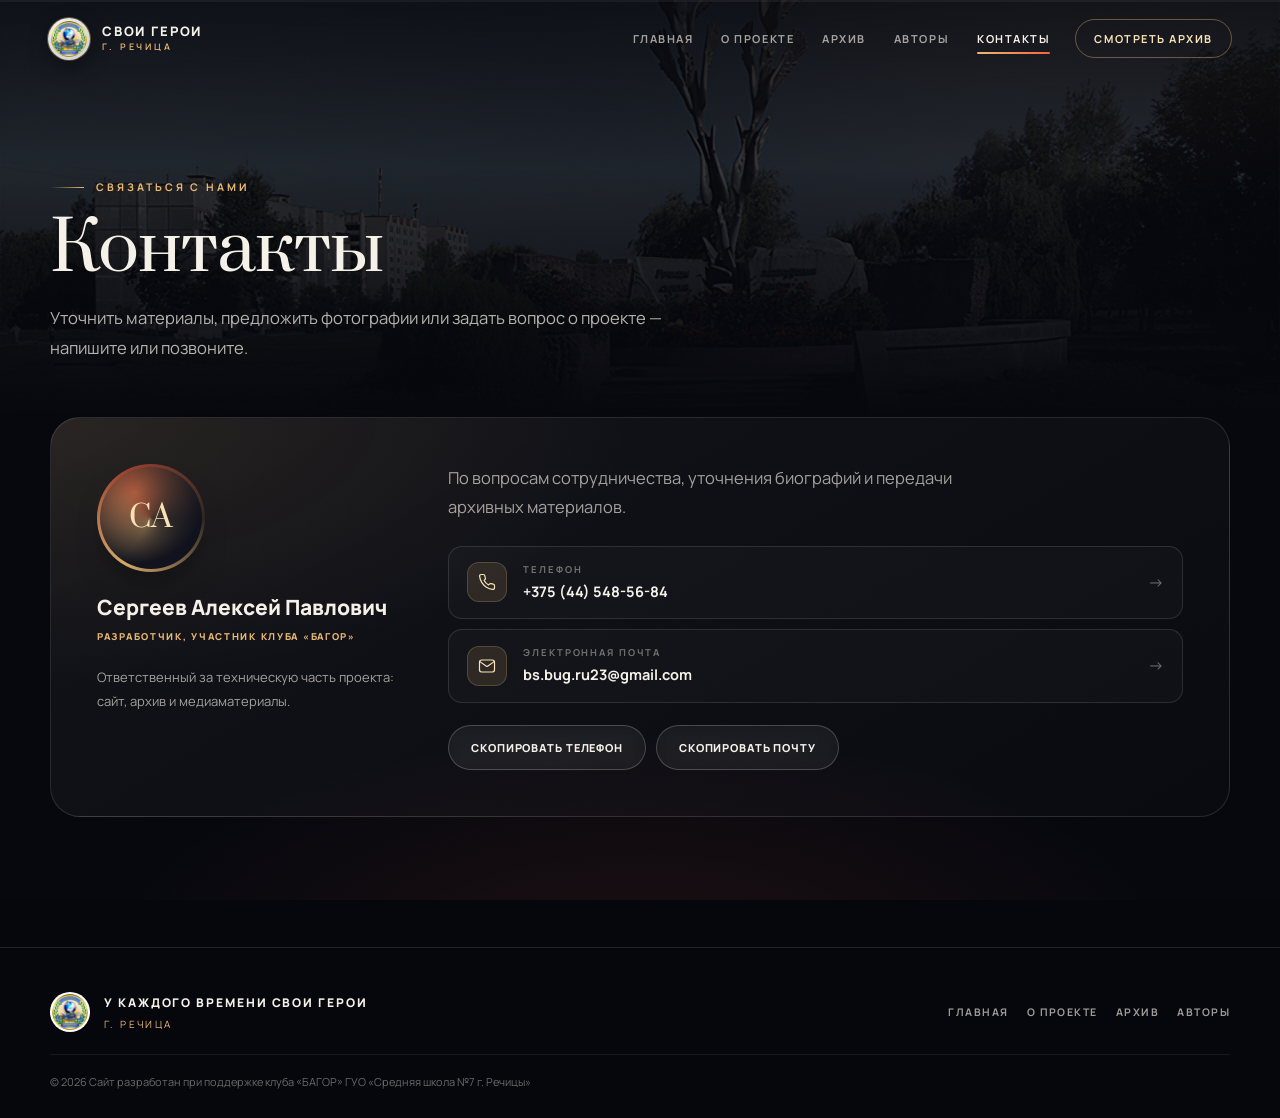
<file: contacts.html>
<!DOCTYPE html>
<html lang="ru">
<head>
    <meta charset="UTF-8">
    <meta name="viewport" content="width=device-width, initial-scale=1.0">
    <title>Контакты — У каждого времени свои герои</title>
    <script>document.documentElement.classList.add('js');</script>
    <link rel="icon" type="image/png" href="favicon.png">
    <link rel="preconnect" href="https://fonts.googleapis.com">
    <link rel="preconnect" href="https://fonts.gstatic.com" crossorigin>
    <link href="https://fonts.googleapis.com/css2?family=Manrope:wght@400;500;600;700;800&family=Montserrat:wght@400;600;700;800&family=Prata&display=swap" rel="stylesheet">
    <link rel="stylesheet" href="style.css">
</head>
<body>

    <div class="scroll-progress"><span id="scrollBar"></span></div>

    <header class="topbar" id="topbar">
        <a class="brand" href="index.html" aria-label="На главную">
            <span class="brand__mark"><img src="emblem2.png" alt=""></span>
            <span class="brand__text">
                <strong>Свои герои</strong>
                <small>г. Речица</small>
            </span>
        </a>
        <nav class="nav" id="nav" aria-label="Основная навигация">
            <a class="nav__link" href="index.html">Главная</a>
            <a class="nav__link" href="about.html">О проекте</a>
            <a class="nav__link" href="arhiv.html">Архив</a>
            <a class="nav__link" href="authors.html">Авторы</a>
            <a class="nav__link is-active" href="contacts.html">Контакты</a>
            <a class="nav__link nav__cta" href="arhiv.html">Смотреть архив</a>
        </nav>
        <button class="burger" id="burger" type="button" aria-label="Открыть меню" aria-expanded="false" aria-controls="nav">
            <span></span>
            <span></span>
        </button>
    </header>

    <main>
        <section class="page-hero">
            <div class="shell">
                <p class="eyebrow" data-reveal>Связаться с нами</p>
                <h1 class="page-title" data-reveal style="--d:80ms">Контакты</h1>
                <p class="page-lead" data-reveal style="--d:160ms">
                    Уточнить материалы, предложить фотографии или задать вопрос о проекте —
                    напишите или позвоните.
                </p>
            </div>
        </section>

        <section class="page-body">
            <div class="shell">
                <div class="contact-panel" data-reveal>
                    <div class="contact-panel__aside">
                        <div class="contact-avatar"><span>СА</span></div>
                        <h2>Сергеев Алексей Павлович</h2>
                        <span class="hero-rank">Разработчик, участник клуба «БАГОР»</span>
                        <p class="contact-note">
                            Ответственный за техническую часть проекта: сайт, архив и медиаматериалы.
                        </p>
                    </div>

                    <div class="contact-panel__body">
                        <p class="section-lead" style="margin-top:0">
                            По вопросам сотрудничества, уточнения биографий и передачи архивных материалов.
                        </p>

                        <div class="contact-list">
                            <a class="contact-row" href="tel:+375445485684">
                                <span class="contact-ico" aria-hidden="true">
                                    <svg viewBox="0 0 24 24" fill="none" stroke="currentColor" stroke-width="1.6" stroke-linecap="round" stroke-linejoin="round">
                                        <path d="M22 16.92v3a2 2 0 0 1-2.18 2 19.8 19.8 0 0 1-8.63-3.07 19.5 19.5 0 0 1-6-6A19.8 19.8 0 0 1 2.12 4.2 2 2 0 0 1 4.11 2h3a2 2 0 0 1 2 1.72c.13.96.36 1.9.7 2.81a2 2 0 0 1-.45 2.11L8.09 9.91a16 16 0 0 0 6 6l1.27-1.27a2 2 0 0 1 2.11-.45c.9.34 1.85.57 2.81.7A2 2 0 0 1 22 16.92Z"/>
                                    </svg>
                                </span>
                                <span class="contact-row__text">
                                    <small>Телефон</small>
                                    <strong>+375 (44) 548-56-84</strong>
                                </span>
                                <span class="contact-row__arrow" aria-hidden="true">→</span>
                            </a>

                            <a class="contact-row" href="mailto:bs.bug.ru23@gmail.com">
                                <span class="contact-ico" aria-hidden="true">
                                    <svg viewBox="0 0 24 24" fill="none" stroke="currentColor" stroke-width="1.6" stroke-linecap="round" stroke-linejoin="round">
                                        <rect x="2" y="4" width="20" height="16" rx="3"/>
                                        <path d="m3 6.5 8.2 5.7a1.4 1.4 0 0 0 1.6 0L21 6.5"/>
                                    </svg>
                                </span>
                                <span class="contact-row__text">
                                    <small>Электронная почта</small>
                                    <strong>bs.bug.ru23@gmail.com</strong>
                                </span>
                                <span class="contact-row__arrow" aria-hidden="true">→</span>
                            </a>
                        </div>

                        <div class="contact-actions">
                            <button class="btn btn--ghost" type="button" data-copy="+375445485684">
                                <span data-label>Скопировать телефон</span>
                            </button>
                            <button class="btn btn--ghost" type="button" data-copy="bs.bug.ru23@gmail.com">
                                <span data-label>Скопировать почту</span>
                            </button>
                        </div>
                    </div>
                </div>
            </div>
        </section>
    </main>

    <footer class="site-footer">
        <div class="shell">
            <div class="footer__grid">
                <div class="footer__brand">
                    <img src="emblem2.png" alt="">
                    <div>
                        <strong>У каждого времени свои герои</strong>
                        <span>г. Речица</span>
                    </div>
                </div>
                <nav class="footer__links" aria-label="Навигация в подвале">
                    <a href="index.html">Главная</a>
                    <a href="about.html">О проекте</a>
                    <a href="arhiv.html">Архив</a>
                    <a href="authors.html">Авторы</a>
                </nav>
            </div>
            <p class="footer__note">
                © 2026 Сайт разработан при поддержке клуба «БАГОР» ГУО «Средняя школа №7 г. Речицы»
            </p>
        </div>
    </footer>

    <script src="script.js" defer></script>
</body>
</html>
</file>
<file: style.css>
﻿

:root {
    --bg: #06070d;
    --bg-soft: #0a0c16;
    --surface: rgba(255, 255, 255, 0.035);
    --surface-strong: rgba(255, 255, 255, 0.06);
    --line: rgba(245, 241, 232, 0.12);
    --line-strong: rgba(245, 241, 232, 0.22);
    --ink: #f5f1e8;
    --muted: rgba(245, 241, 232, 0.64);
    --muted-soft: rgba(245, 241, 232, 0.42);
    --gold: #e9b872;
    --gold-light: #f9e2b6;
    --ember: #ff5f3d;
    --radius-xl: 30px;
    --radius-lg: 20px;
    --radius-md: 14px;
    --font-body: 'Manrope', 'Segoe UI', system-ui, -apple-system, sans-serif;
    --font-display: 'Prata', 'Times New Roman', Georgia, serif;
    --font-ui: 'Montserrat', 'Manrope', sans-serif;
    --shadow-lg: 0 40px 100px -28px rgba(0, 0, 0, 0.9);
    --ease: cubic-bezier(0.22, 0.7, 0.2, 1);
}

*,
*::before,
*::after {
    box-sizing: border-box;
}

html {
    scroll-behavior: smooth;
    -webkit-text-size-adjust: 100%;
}

body {
    margin: 0;
    min-height: 100svh;
    font-family: var(--font-body);
    font-size: 16px;
    line-height: 1.6;
    color: var(--ink);
    background-color: var(--bg);
    background-image:
        radial-gradient(70% 50% at 12% -5%, rgba(233, 184, 114, 0.14), transparent 60%),
        radial-gradient(60% 45% at 92% 18%, rgba(97, 106, 209, 0.12), transparent 62%),
        radial-gradient(70% 45% at 50% 108%, rgba(255, 95, 61, 0.09), transparent 60%);
    background-attachment: fixed;
    overflow-x: hidden;
}

body::after {
    content: "";
    position: fixed;
    inset: 0;
    z-index: 9000;
    pointer-events: none;
    opacity: 0.05;
    mix-blend-mode: overlay;
    background-image: url("data:image/svg+xml,%3Csvg xmlns='http://www.w3.org/2000/svg' width='180' height='180'%3E%3Cfilter id='n'%3E%3CfeTurbulence type='fractalNoise' baseFrequency='0.9' numOctaves='3' stitchTiles='stitch'/%3E%3C/filter%3E%3Crect width='180' height='180' filter='url(%23n)'/%3E%3C/svg%3E");
}

::selection {
    background: rgba(233, 184, 114, 0.3);
    color: #fff;
}

img,
video {
    max-width: 100%;
    display: block;
}

a {
    color: inherit;
    text-decoration: none;
}

button {
    font: inherit;
    color: inherit;
}

:focus-visible {
    outline: 2px solid var(--gold);
    outline-offset: 3px;
    border-radius: 6px;
}

.shell {
    width: min(1180px, calc(100% - 2 * clamp(16px, 4vw, 48px)));
    margin-inline: auto;
}

.visually-hidden {
    position: absolute;
    width: 1px;
    height: 1px;
    margin: -1px;
    padding: 0;
    overflow: hidden;
    clip: rect(0 0 0 0);
    white-space: nowrap;
    border: 0;
}

.scroll-progress {
    position: fixed;
    inset: 0 0 auto 0;
    height: 2px;
    z-index: 120;
    background: rgba(255, 255, 255, 0.05);
}

.scroll-progress span {
    display: block;
    height: 100%;
    width: 100%;
    transform: scaleX(0);
    transform-origin: left center;
    background: linear-gradient(90deg, rgba(233, 184, 114, 0.4), var(--gold), var(--ember));
}

.topbar {
    position: fixed;
    inset: 0 0 auto 0;
    z-index: 110;
    display: flex;
    align-items: center;
    gap: 20px;
    height: 78px;
    padding: 0 clamp(16px, 4vw, 48px);
    border-bottom: 1px solid transparent;
    transition: height 0.4s var(--ease), background-color 0.4s ease, border-color 0.4s ease,
        backdrop-filter 0.4s ease;
}

.topbar.is-scrolled {
    height: 66px;
    background: rgba(6, 7, 13, 0.72);
    border-bottom-color: var(--line);
    backdrop-filter: blur(20px) saturate(1.2);
    -webkit-backdrop-filter: blur(20px) saturate(1.2);
}

.brand {
    display: inline-flex;
    align-items: center;
    gap: 12px;
    min-width: 0;
}

.brand__mark {
    width: 42px;
    height: 42px;
    flex: 0 0 auto;
    padding: 3px;
    border-radius: 50%;
    background: radial-gradient(circle at 30% 20%, rgba(255, 255, 255, 0.95), rgba(255, 255, 255, 0.78));
    box-shadow: 0 6px 20px rgba(0, 0, 0, 0.45), 0 0 0 1px rgba(233, 184, 114, 0.45);
    transition: transform 0.5s var(--ease), box-shadow 0.4s ease;
}

.brand:hover .brand__mark {
    transform: rotate(-6deg) scale(1.04);
    box-shadow: 0 8px 26px rgba(0, 0, 0, 0.55), 0 0 0 1px rgba(233, 184, 114, 0.8);
}

.brand__mark img {
    width: 100%;
    height: 100%;
    object-fit: contain;
    border-radius: 50%;
}

.brand__text {
    display: flex;
    flex-direction: column;
    line-height: 1.15;
    min-width: 0;
}

.brand__text strong {
    font-size: 13px;
    font-weight: 800;
    letter-spacing: 0.14em;
    text-transform: uppercase;
    white-space: nowrap;
}

.brand__text small {
    margin-top: 3px;
    font-size: 9px;
    font-weight: 600;
    letter-spacing: 0.32em;
    text-transform: uppercase;
    color: var(--gold);
}

.nav {
    margin-left: auto;
    display: flex;
    align-items: center;
    gap: 2px;
}

.nav__link {
    position: relative;
    padding: 10px 13px;
    border-radius: 999px;
    font-size: 11px;
    font-weight: 700;
    letter-spacing: 0.14em;
    text-transform: uppercase;
    color: var(--muted);
    transition: color 0.25s ease, background-color 0.25s ease;
}

.nav__link::after {
    content: "";
    position: absolute;
    left: 13px;
    right: 13px;
    bottom: 3px;
    height: 2px;
    border-radius: 2px;
    background: linear-gradient(90deg, var(--gold), var(--ember));
    transform: scaleX(0);
    transform-origin: left center;
    transition: transform 0.35s var(--ease);
}

.nav__link:hover {
    color: var(--ink);
    background: rgba(255, 255, 255, 0.05);
}

.nav__link.is-active {
    color: var(--ink);
}

.nav__link.is-active::after {
    transform: scaleX(1);
}

.nav__cta {
    margin-left: 10px;
    padding: 10px 18px;
    border: 1px solid rgba(233, 184, 114, 0.4);
    border-radius: 999px;
    color: var(--gold-light);
}

.nav__cta::after {
    display: none;
}

.nav__cta:hover {
    background: rgba(233, 184, 114, 0.12);
    border-color: rgba(233, 184, 114, 0.75);
    color: #fff;
}

.burger {
    display: none;
    position: relative;
    z-index: 130;
    width: 46px;
    height: 46px;
    margin-left: auto;
    padding: 0;
    border: 1px solid var(--line);
    border-radius: 50%;
    background: rgba(255, 255, 255, 0.04);
    cursor: pointer;
    transition: background-color 0.25s ease, border-color 0.25s ease;
}

.burger span {
    position: absolute;
    left: 14px;
    right: 14px;
    height: 2px;
    border-radius: 2px;
    background: var(--ink);
    transition: transform 0.4s var(--ease), opacity 0.2s ease, top 0.3s ease;
}

.burger span:nth-child(1) {
    top: 18px;
}

.burger span:nth-child(2) {
    top: 26px;
}

.burger.is-open {
    border-color: rgba(233, 184, 114, 0.6);
}

.burger.is-open span:nth-child(1) {
    top: 22px;
    transform: rotate(45deg);
}

.burger.is-open span:nth-child(2) {
    top: 22px;
    transform: rotate(-45deg);
}

.btn {
    position: relative;
    display: inline-flex;
    align-items: center;
    gap: 12px;
    padding: 16px 30px;
    border: 1px solid transparent;
    border-radius: 999px;
    font-family: var(--font-body);
    font-size: 13px;
    font-weight: 800;
    letter-spacing: 0.08em;
    text-transform: uppercase;
    cursor: pointer;
    overflow: hidden;
    transition: transform 0.35s var(--ease), box-shadow 0.35s ease, background-color 0.3s ease,
        border-color 0.3s ease;
}

.btn::after {
    content: "";
    position: absolute;
    inset: 0;
    background: linear-gradient(115deg, transparent 32%, rgba(255, 255, 255, 0.45) 50%, transparent 68%);
    transform: translateX(-130%);
    transition: transform 0.9s var(--ease);
    pointer-events: none;
}

.btn:hover::after {
    transform: translateX(130%);
}

.btn--primary {
    color: #1a1206;
    background: linear-gradient(120deg, #f9e2b6, var(--gold) 55%, #f3a87c);
    box-shadow: 0 14px 40px -14px rgba(233, 184, 114, 0.75);
}

.btn--primary:hover {
    transform: translateY(-3px);
    box-shadow: 0 22px 50px -16px rgba(233, 184, 114, 0.85);
}

.btn--ghost {
    color: var(--ink);
    background: rgba(255, 255, 255, 0.04);
    border-color: var(--line-strong);
    backdrop-filter: blur(8px);
    -webkit-backdrop-filter: blur(8px);
}

.btn--ghost:hover {
    transform: translateY(-3px);
    background: rgba(255, 255, 255, 0.08);
    border-color: rgba(233, 184, 114, 0.55);
}

.btn__arrow {
    display: inline-flex;
    align-items: center;
    justify-content: center;
    width: 22px;
    height: 22px;
    border-radius: 50%;
    font-size: 12px;
    background: rgba(26, 18, 6, 0.12);
    transition: transform 0.35s var(--ease);
}

.btn--ghost .btn__arrow {
    background: rgba(255, 255, 255, 0.08);
}

.btn:hover .btn__arrow {
    transform: translateX(4px);
}

.eyebrow {
    display: inline-flex;
    align-items: center;
    gap: 12px;
    margin: 0 0 18px;
    font-size: 10.5px;
    font-weight: 700;
    letter-spacing: 0.28em;
    text-transform: uppercase;
    color: var(--gold);
}

.eyebrow::before {
    content: "";
    width: 34px;
    height: 1px;
    background: linear-gradient(90deg, transparent, var(--gold));
}

.section {
    position: relative;
    padding: clamp(64px, 9vw, 118px) 0;
}

.section--tight {
    padding: clamp(40px, 6vw, 70px) 0;
}

.section-title {
    margin: 0;
    font-family: var(--font-display);
    font-weight: 400;
    font-size: clamp(30px, 4.4vw, 50px);
    line-height: 1.1;
    letter-spacing: -0.01em;
}

.section-lead {
    max-width: 54ch;
    margin: 16px 0 0;
    font-size: 16.5px;
    line-height: 1.75;
    color: var(--muted);
}

.gold {
    background: linear-gradient(92deg, #f7d9a4 0%, var(--gold) 44%, #f2a06d 100%);
    -webkit-background-clip: text;
    background-clip: text;
    color: transparent;
}

.hero {
    position: relative;
    isolation: isolate;
    display: flex;
    flex-direction: column;
    justify-content: flex-end;
    min-height: 100svh;
    padding: 150px 0 clamp(32px, 6vh, 64px);
    overflow: hidden;
}

.hero__bg {
    position: absolute;
    inset: 0;
    z-index: -3;
    overflow: hidden;
}

.hero__bg img {
    width: 100%;
    height: 100%;
    object-fit: cover;
    object-position: center 60%;
    filter: saturate(0.72) contrast(1.06) brightness(0.72);
    transform: scale(1.08);
    animation: heroDrift 28s ease-in-out infinite alternate;
}

.hero__veil {
    position: absolute;
    inset: 0;
    z-index: -2;
    background:
        linear-gradient(180deg, rgba(6, 7, 13, 0.76) 0%, rgba(6, 7, 13, 0.3) 26%, rgba(6, 7, 13, 0.66) 64%, var(--bg) 100%),
        radial-gradient(80% 60% at 82% 12%, rgba(233, 184, 114, 0.2), transparent 62%),
        radial-gradient(70% 50% at 8% 90%, rgba(255, 95, 61, 0.12), transparent 65%);
}

.hero__glow {
    position: absolute;
    inset: -10%;
    z-index: -1;
    pointer-events: none;
    background: radial-gradient(560px circle at var(--mx, 70%) var(--my, 30%), rgba(255, 168, 104, 0.14), transparent 62%);
    transition: background 0.2s linear;
}

.hero__inner {
    display: flex;
    flex-direction: column;
    align-items: flex-start;
}

.hero__emblems {
    display: flex;
    align-items: center;
    gap: 14px;
    margin-bottom: clamp(28px, 5vh, 52px);
}

.emblem-tag {
    display: inline-flex;
    align-items: center;
    height: 46px;
    padding: 5px 12px;
    border-radius: 12px;
    background: rgba(255, 255, 255, 0.92);
    box-shadow: 0 10px 30px -12px rgba(0, 0, 0, 0.7);
}

.emblem-tag img {
    height: 100%;
    width: auto;
    object-fit: contain;
}

.emblem-round {
    display: inline-flex;
    align-items: center;
    justify-content: center;
    width: 58px;
    height: 58px;
    padding: 2px;
    border-radius: 50%;
    background: rgba(255, 255, 255, 0.92);
    box-shadow: 0 10px 30px -12px rgba(0, 0, 0, 0.7), 0 0 0 1px rgba(233, 184, 114, 0.45);
}

.emblem-round img {
    width: 100%;
    height: 100%;
    object-fit: contain;
    border-radius: 50%;
}

.hero__title {
    max-width: 14ch;
    margin: 0;
    font-family: var(--font-display);
    font-weight: 400;
    font-size: clamp(40px, min(7.2vw, 9.6vh), 96px);
    line-height: 1.02;
    letter-spacing: -0.015em;
    text-shadow: 0 30px 80px rgba(0, 0, 0, 0.6);
}

.hero__title .line {
    display: block;
    overflow: hidden;
    padding-bottom: 0.06em;
}

.hero__title .line > span {
    display: block;
    transform: translateY(110%);
    animation: lineUp 1.05s var(--ease) forwards;
}

.hero__title .line:nth-child(1) > span { animation-delay: 0.1s; }
.hero__title .line:nth-child(2) > span { animation-delay: 0.22s; }
.hero__title .line:nth-child(3) > span { animation-delay: 0.34s; }

@keyframes lineUp {
    to {
        transform: translateY(0);
    }
}

.hero__title-soft {
    color: rgba(245, 241, 232, 0.55);
    font-style: italic;
}

.hero__lead {
    max-width: 60ch;
    margin: clamp(22px, 3.5vh, 34px) 0 0;
    font-size: clamp(15px, 1.35vw, 17.5px);
    line-height: 1.8;
    color: rgba(245, 241, 232, 0.78);
    text-shadow: 0 2px 18px rgba(0, 0, 0, 0.5);
}

.hero__actions {
    display: flex;
    flex-wrap: wrap;
    gap: 14px;
    margin-top: clamp(26px, 4vh, 40px);
}

.hero__stats {
    display: flex;
    flex-wrap: wrap;
    width: min(760px, 100%);
    margin-top: clamp(34px, 5vh, 56px);
    padding-top: 22px;
    border-top: 1px solid var(--line);
}

.stat {
    flex: 1 1 140px;
    min-width: 0;
    padding-right: 22px;
}

.stat + .stat {
    padding-left: 22px;
    border-left: 1px solid var(--line);
}

.stat b {
    display: block;
    font-family: var(--font-display);
    font-weight: 400;
    font-size: clamp(26px, 2.6vw, 34px);
    line-height: 1.15;
    color: var(--gold-light);
}

.stat span {
    display: block;
    margin-top: 4px;
    font-size: 9.5px;
    font-weight: 700;
    letter-spacing: 0.22em;
    text-transform: uppercase;
    color: var(--muted-soft);
}

.scroll-cue {
    position: absolute;
    right: clamp(16px, 4vw, 48px);
    bottom: 34px;
    display: inline-flex;
    align-items: center;
    gap: 12px;
    font-size: 9px;
    font-weight: 700;
    letter-spacing: 0.3em;
    text-transform: uppercase;
    color: var(--muted-soft);
}

.scroll-cue i {
    position: relative;
    display: block;
    width: 1px;
    height: 46px;
    background: rgba(255, 255, 255, 0.14);
    overflow: hidden;
}

.scroll-cue i::after {
    content: "";
    position: absolute;
    inset: 0;
    background: linear-gradient(180deg, transparent, var(--gold));
    animation: cueDrop 2.4s var(--ease) infinite;
}

@keyframes cueDrop {
    0% { transform: translateY(-100%); }
    60%, 100% { transform: translateY(100%); }
}

.intro-grid {
    display: grid;
    grid-template-columns: minmax(0, 0.9fr) minmax(0, 1.1fr);
    gap: clamp(28px, 5vw, 70px);
    align-items: start;
}

.intro-grid .sticky {
    position: sticky;
    top: 110px;
}

.intro-text p {
    margin: 0 0 18px;
    font-size: 16.5px;
    line-height: 1.85;
    color: rgba(245, 241, 232, 0.76);
}

.intro-text p:last-child {
    margin-bottom: 0;
}

.feature-grid {
    display: grid;
    grid-template-columns: repeat(3, minmax(0, 1fr));
    gap: 16px;
    margin-top: clamp(30px, 4vw, 48px);
}

.feature {
    position: relative;
    padding: 28px 26px 30px;
    border: 1px solid var(--line);
    border-radius: var(--radius-lg);
    background: linear-gradient(160deg, rgba(255, 255, 255, 0.055), rgba(255, 255, 255, 0.015));
    overflow: hidden;
    transition: transform 0.4s var(--ease), border-color 0.4s ease, box-shadow 0.4s ease;
}

.feature::before {
    content: "";
    position: absolute;
    top: -60%;
    right: -30%;
    width: 70%;
    height: 120%;
    background: radial-gradient(circle, rgba(233, 184, 114, 0.16), transparent 65%);
    opacity: 0;
    transition: opacity 0.5s ease;
    pointer-events: none;
}

.feature:hover {
    transform: translateY(-5px);
    border-color: rgba(233, 184, 114, 0.32);
    box-shadow: 0 24px 60px -30px rgba(0, 0, 0, 0.9);
}

.feature:hover::before {
    opacity: 1;
}

.feature__num {
    font-family: var(--font-display);
    font-size: 34px;
    line-height: 1;
    color: var(--gold);
}

.feature h3 {
    margin: 20px 0 8px;
    font-size: 15px;
    font-weight: 800;
    letter-spacing: 0.02em;
}

.feature p {
    margin: 0;
    font-size: 13.5px;
    line-height: 1.7;
    color: var(--muted);
}

.cta-band {
    position: relative;
    display: flex;
    flex-wrap: wrap;
    align-items: center;
    justify-content: space-between;
    gap: 28px;
    padding: clamp(30px, 5.5vw, 58px);
    border: 1px solid rgba(233, 184, 114, 0.24);
    border-radius: var(--radius-xl);
    background:
        radial-gradient(120% 160% at 100% 0%, rgba(233, 184, 114, 0.16), transparent 55%),
        linear-gradient(150deg, rgba(255, 255, 255, 0.05), rgba(255, 255, 255, 0.015));
    overflow: hidden;
}

.cta-band::before {
    content: "";
    position: absolute;
    right: -120px;
    bottom: -180px;
    width: 420px;
    height: 420px;
    border-radius: 50%;
    border: 1px solid rgba(233, 184, 114, 0.16);
    box-shadow: 0 0 0 40px rgba(233, 184, 114, 0.03), 0 0 0 80px rgba(233, 184, 114, 0.02);
    pointer-events: none;
}

.cta-band h2 {
    max-width: 18ch;
    margin: 0;
    font-family: var(--font-display);
    font-weight: 400;
    font-size: clamp(26px, 3.6vw, 42px);
    line-height: 1.16;
}

.page-hero {
    position: relative;
    padding: calc(78px + clamp(46px, 8vw, 92px)) 0 clamp(34px, 5vw, 54px);
    overflow: hidden;
    isolation: isolate;
}

.page-hero::before {
    content: "";
    position: absolute;
    inset: 0;
    z-index: -2;
    background: url("background.jpg") center 58% / cover no-repeat;
    filter: saturate(0.55) brightness(0.55);
    opacity: 0.75;
}

.page-hero::after {
    content: "";
    position: absolute;
    inset: 0;
    z-index: -1;
    background:
        linear-gradient(180deg, rgba(6, 7, 13, 0.82) 0%, rgba(6, 7, 13, 0.5) 40%, var(--bg) 100%),
        radial-gradient(70% 80% at 85% 0%, rgba(233, 184, 114, 0.16), transparent 62%);
}

.page-title {
    margin: 0 0 18px;
    font-family: var(--font-display);
    font-weight: 400;
    font-size: clamp(38px, 6vw, 68px);
    line-height: 1.05;
    letter-spacing: -0.015em;
}

.page-lead {
    max-width: 62ch;
    margin: 0;
    font-size: clamp(15px, 1.3vw, 17px);
    line-height: 1.8;
    color: rgba(245, 241, 232, 0.72);
}

.page-body {
    padding-bottom: clamp(50px, 8vw, 90px);
}

.rail {
    margin-top: clamp(30px, 4vw, 46px);
}

.rail__head {
    display: flex;
    align-items: center;
    gap: 16px;
    margin-bottom: 16px;
}

.rail__title {
    margin: 0;
    font-family: var(--font-display);
    font-weight: 400;
    font-size: clamp(20px, 2.2vw, 26px);
}

.rail__count {
    font-size: 10px;
    font-weight: 700;
    letter-spacing: 0.2em;
    text-transform: uppercase;
    color: var(--muted-soft);
}

.rail__nav {
    display: flex;
    gap: 8px;
    margin-left: auto;
}

.rail__btn {
    width: 42px;
    height: 42px;
    display: inline-flex;
    align-items: center;
    justify-content: center;
    padding: 0;
    border: 1px solid var(--line-strong);
    border-radius: 50%;
    background: rgba(255, 255, 255, 0.035);
    color: var(--ink);
    font-size: 15px;
    cursor: pointer;
    transition: transform 0.3s var(--ease), background-color 0.3s ease, border-color 0.3s ease;
}

.rail__btn:hover {
    transform: translateY(-2px);
    background: rgba(233, 184, 114, 0.14);
    border-color: rgba(233, 184, 114, 0.5);
}

.rail__track {
    display: flex;
    gap: 14px;
    overflow-x: auto;
    padding: 4px 4px 16px;
    scroll-snap-type: x mandatory;
    scrollbar-width: none;
    -webkit-overflow-scrolling: touch;
}

.rail__track::-webkit-scrollbar {
    display: none;
}

.tape-item {
    position: relative;
    flex: 0 0 auto;
    width: clamp(232px, 27vw, 320px);
    aspect-ratio: 4 / 3;
    margin: 0;
    border-radius: 18px;
    overflow: hidden;
    border: 1px solid var(--line);
    background: #0b0d17;
    cursor: zoom-in;
    scroll-snap-align: start;
    box-shadow: 0 18px 40px -24px rgba(0, 0, 0, 0.9);
    transition: transform 0.45s var(--ease), border-color 0.4s ease, box-shadow 0.45s ease;
}

.tape-item img {
    width: 100%;
    height: 100%;
    object-fit: cover;
    filter: saturate(0.9) contrast(1.03);
    transition: transform 0.8s var(--ease), filter 0.5s ease;
}

.tape-item::after {
    content: "";
    position: absolute;
    inset: 0;
    background: linear-gradient(to top, rgba(6, 7, 13, 0.82), rgba(6, 7, 13, 0.05) 55%);
    pointer-events: none;
}

.tape-item:hover {
    transform: translateY(-4px);
    border-color: rgba(233, 184, 114, 0.42);
    box-shadow: 0 26px 50px -26px rgba(0, 0, 0, 0.95);
}

.tape-item:hover img {
    transform: scale(1.055);
    filter: saturate(1.02) contrast(1.04);
}

.tape-item__cap {
    position: absolute;
    left: 16px;
    right: 16px;
    bottom: 14px;
    z-index: 2;
    font-size: 10.5px;
    font-weight: 700;
    letter-spacing: 0.18em;
    text-transform: uppercase;
    color: rgba(255, 255, 255, 0.88);
}

.tape-item .play-icon {
    z-index: 3;
}

.video-card {
    aspect-ratio: 16 / 9;
    width: clamp(280px, 36vw, 440px);
    cursor: zoom-in;
}

.video-card video {
    width: 100%;
    height: 100%;
    object-fit: cover;
    opacity: 0.72;
    transition: opacity 0.4s ease, transform 0.8s var(--ease);
}

.video-card:hover video {
    opacity: 0.9;
    transform: scale(1.04);
}

.video-card .play-icon {
    width: 58px;
    height: 58px;
    font-size: 18px;
    padding-left: 4px;
}

.editorial {
    display: grid;
    grid-template-columns: 220px minmax(0, 1fr);
    gap: clamp(24px, 4vw, 56px);
    align-items: start;
    padding-top: clamp(20px, 3vw, 10px);
}

.editorial__side .eyebrow {
    margin-bottom: 10px;
}

.editorial__side p {
    margin: 0;
    font-size: 12px;
    letter-spacing: 0.16em;
    text-transform: uppercase;
    color: var(--muted-soft);
    line-height: 1.9;
}

.prose {
    max-width: 66ch;
}

.prose p {
    margin: 0 0 20px;
    font-size: 16.5px;
    line-height: 1.9;
    color: rgba(245, 241, 232, 0.8);
}

.prose p:first-of-type::first-letter {
    float: left;
    padding: 8px 14px 0 0;
    font-family: var(--font-display);
    font-size: 62px;
    line-height: 0.78;
    color: var(--gold);
}

.prose p:last-child {
    margin-bottom: 0;
}

.authors-list {
    display: grid;
    gap: 14px;
    counter-reset: author;
}

.author-row-card {
    position: relative;
    display: grid;
    grid-template-columns: 96px minmax(0, 1fr);
    align-items: center;
    gap: 24px;
    padding: 22px 28px;
    border: 1px solid var(--line);
    border-radius: var(--radius-lg);
    background: linear-gradient(150deg, rgba(255, 255, 255, 0.055), rgba(255, 255, 255, 0.015));
    overflow: hidden;
    transition: transform 0.4s var(--ease), border-color 0.4s ease, box-shadow 0.4s ease;
}

.author-row-card::before {
    counter-increment: author;
    content: "0" counter(author);
    position: absolute;
    right: 28px;
    bottom: 10px;
    font-family: var(--font-display);
    font-size: 52px;
    line-height: 1;
    color: rgba(245, 241, 232, 0.055);
    pointer-events: none;
}

.author-row-card::after {
    content: "";
    position: absolute;
    inset: 0 auto 0 0;
    width: 2px;
    background: linear-gradient(180deg, transparent, var(--gold), transparent);
    opacity: 0;
    transition: opacity 0.4s ease;
}

.author-row-card:hover {
    transform: translateY(-3px);
    border-color: rgba(233, 184, 114, 0.32);
    box-shadow: 0 26px 60px -34px rgba(0, 0, 0, 0.95);
}

.author-row-card:hover::after {
    opacity: 1;
}

.author-photo-box {
    width: 96px;
    height: 96px;
    flex: 0 0 auto;
    padding: 3px;
    border-radius: 50%;
    background: conic-gradient(from 210deg, rgba(233, 184, 114, 0.9), rgba(255, 95, 61, 0.55), rgba(233, 184, 114, 0.08), rgba(233, 184, 114, 0.9));
    transition: transform 0.6s var(--ease);
}

.author-row-card:hover .author-photo-box {
    transform: rotate(6deg) scale(1.03);
}

.author-photo {
    width: 100%;
    height: 100%;
    object-fit: cover;
    border-radius: 50%;
    background: #0b0d17;
}

.author-photo-placeholder {
    width: 100%;
    height: 100%;
    display: flex;
    align-items: center;
    justify-content: center;
    border-radius: 50%;
    font-family: var(--font-display);
    font-size: 28px;
    letter-spacing: 1px;
    color: var(--gold-light);
    background: radial-gradient(circle at 35% 25%, rgba(233, 184, 114, 0.22), rgba(14, 16, 28, 0.98) 70%);
    user-select: none;
}

.author-info-box {
    min-width: 0;
    padding-right: 70px;
}

.author-info-box h3 {
    margin: 0 0 8px;
    font-family: var(--font-body);
    font-size: 19px;
    font-weight: 800;
    line-height: 1.3;
    color: var(--ink);
}

.author-info-box p {
    margin: 10px 0 0;
    font-size: 13.5px;
    line-height: 1.7;
    color: var(--muted);
}

.hero-rank {
    display: inline-block;
    font-family: var(--font-body);
    font-size: 9.5px;
    font-weight: 800;
    letter-spacing: 0.18em;
    text-transform: uppercase;
    color: var(--gold);
}

.contact-panel {
    position: relative;
    display: grid;
    grid-template-columns: minmax(0, 300px) minmax(0, 1fr);
    gap: clamp(26px, 4vw, 56px);
    padding: clamp(26px, 4vw, 46px);
    border: 1px solid var(--line);
    border-radius: var(--radius-xl);
    background:
        radial-gradient(90% 120% at 0% 0%, rgba(233, 184, 114, 0.1), transparent 55%),
        linear-gradient(150deg, rgba(255, 255, 255, 0.05), rgba(255, 255, 255, 0.015));
    overflow: hidden;
}

.contact-panel__aside {
    display: flex;
    flex-direction: column;
    align-items: flex-start;
}

.contact-avatar {
    width: 108px;
    height: 108px;
    display: flex;
    align-items: center;
    justify-content: center;
    margin-bottom: 22px;
    border-radius: 50%;
    padding: 3px;
    background: conic-gradient(from 210deg, rgba(233, 184, 114, 0.9), rgba(255, 95, 61, 0.55), rgba(233, 184, 114, 0.08), rgba(233, 184, 114, 0.9));
    box-shadow: 0 18px 40px -24px rgba(0, 0, 0, 0.9);
}

.contact-avatar span {
    width: 100%;
    height: 100%;
    display: flex;
    align-items: center;
    justify-content: center;
    border-radius: 50%;
    font-family: var(--font-display);
    font-size: 30px;
    color: var(--gold-light);
    background: radial-gradient(circle at 35% 25%, rgba(233, 184, 114, 0.2), rgba(14, 16, 28, 0.98) 70%);
}

.contact-panel__aside h2 {
    margin: 0 0 8px;
    font-family: var(--font-body);
    font-size: 21px;
    font-weight: 800;
    line-height: 1.3;
}

.contact-note {
    margin: 22px 0 0;
    font-size: 13px;
    line-height: 1.8;
    color: var(--muted);
}

.contact-list {
    display: grid;
    gap: 10px;
    margin-top: 24px;
}

.contact-row {
    position: relative;
    display: flex;
    align-items: center;
    gap: 16px;
    padding: 15px 18px;
    border: 1px solid var(--line);
    border-radius: var(--radius-md);
    background: rgba(255, 255, 255, 0.025);
    transition: transform 0.3s var(--ease), border-color 0.3s ease, background-color 0.3s ease;
}

.contact-row:hover {
    transform: translateX(4px);
    border-color: rgba(233, 184, 114, 0.4);
    background: rgba(233, 184, 114, 0.06);
}

.contact-ico {
    display: inline-flex;
    align-items: center;
    justify-content: center;
    width: 40px;
    height: 40px;
    flex: 0 0 auto;
    border-radius: 12px;
    background: rgba(233, 184, 114, 0.12);
    border: 1px solid rgba(233, 184, 114, 0.22);
    color: var(--gold-light);
}

.contact-ico svg {
    width: 18px;
    height: 18px;
}

.contact-row__text {
    display: flex;
    flex-direction: column;
    min-width: 0;
}

.contact-row__text small {
    font-size: 9.5px;
    font-weight: 700;
    letter-spacing: 0.2em;
    text-transform: uppercase;
    color: var(--muted-soft);
}

.contact-row__text strong {
    margin-top: 3px;
    font-size: 14.5px;
    font-weight: 700;
    color: var(--ink);
    overflow-wrap: anywhere;
}

.contact-row__arrow {
    margin-left: auto;
    color: var(--muted-soft);
    transition: transform 0.3s var(--ease), color 0.3s ease;
}

.contact-row:hover .contact-row__arrow {
    transform: translateX(4px);
    color: var(--gold);
}

.contact-actions {
    display: flex;
    flex-wrap: wrap;
    gap: 10px;
    margin-top: 22px;
}

.contact-actions .btn {
    padding: 13px 22px;
    font-size: 11px;
}

.site-footer {
    margin-top: clamp(30px, 5vw, 40px);
    border-top: 1px solid var(--line);
    padding: clamp(30px, 4vw, 44px) 0 26px;
}

.footer__grid {
    display: flex;
    flex-wrap: wrap;
    align-items: center;
    justify-content: space-between;
    gap: 24px;
}

.footer__brand {
    display: flex;
    align-items: center;
    gap: 14px;
}

.footer__brand img {
    width: 40px;
    height: 40px;
    object-fit: contain;
    border-radius: 50%;
    background: #fff;
    padding: 2px;
}

.footer__brand strong {
    display: block;
    font-size: 12px;
    font-weight: 800;
    letter-spacing: 0.16em;
    text-transform: uppercase;
}

.footer__brand span {
    display: block;
    margin-top: 4px;
    font-size: 10px;
    letter-spacing: 0.24em;
    text-transform: uppercase;
    color: var(--gold);
}

.footer__links {
    display: flex;
    flex-wrap: wrap;
    gap: 18px;
}

.footer__links a {
    font-size: 10.5px;
    font-weight: 700;
    letter-spacing: 0.14em;
    text-transform: uppercase;
    color: var(--muted);
    transition: color 0.25s ease;
}

.footer__links a:hover {
    color: var(--gold-light);
}

.footer__note {
    margin: 22px 0 0;
    padding-top: 18px;
    border-top: 1px solid rgba(245, 241, 232, 0.07);
    font-size: 11px;
    line-height: 1.7;
    color: var(--muted-soft);
}

html.js [data-reveal] {
    opacity: 0;
    transform: translateY(26px);
    transition: opacity 0.9s var(--ease), transform 0.9s var(--ease);
    transition-delay: var(--d, 0ms);
    will-change: opacity, transform;
}

html.js [data-reveal].is-in {
    opacity: 1;
    transform: none;
}

@media (prefers-reduced-motion: reduce) {
    html {
        scroll-behavior: auto;
    }

    html.js [data-reveal],
    html.js [data-reveal].is-in {
        opacity: 1;
        transform: none;
        transition: none;
    }

    .hero__bg img,
    .hero__title .line > span,
    .scroll-cue i::after {
        animation: none !important;
    }

    .hero__title .line > span {
        transform: none;
    }

    *,
    *::before,
    *::after {
        transition-duration: 0.01ms !important;
        animation-duration: 0.01ms !important;
        animation-iteration-count: 1 !important;
    }
}

@view-transition {
    navigation: auto;
}

::view-transition-old(root) {
    animation: vtFade 0.25s ease both;
}

::view-transition-new(root) {
    animation: vtFade 0.35s ease both;
}

@keyframes vtFade {
    from { opacity: 0; }
    to { opacity: 1; }
}

@media (max-width: 1080px) {
    .nav__link {
        padding: 10px 10px;
        font-size: 10px;
        letter-spacing: 0.1em;
    }

    .nav__link::after {
        left: 10px;
        right: 10px;
    }

    .nav__cta {
        display: none;
    }
}

@media (max-width: 980px) {
    .burger {
        display: block;
    }

    .nav {
        position: fixed;
        inset: 0;
        z-index: 125;
        flex-direction: column;
        justify-content: center;
        align-items: center;
        gap: 10px;
        padding: 90px 24px 40px;
        background: transparent;
        opacity: 0;
        visibility: hidden;
        pointer-events: none;
        transition: opacity 0.35s var(--ease), visibility 0.35s var(--ease);
        overflow-y: auto;
    }

    .nav.is-open {
        opacity: 1;
        visibility: visible;
        pointer-events: auto;
        background: rgba(6, 7, 13, 0.94);
        backdrop-filter: blur(24px);
        -webkit-backdrop-filter: blur(24px);
    }

    .nav__link {
        padding: 14px 26px;
        font-size: 20px;
        font-weight: 700;
        letter-spacing: 0.04em;
        text-transform: none;
        color: var(--ink);
        opacity: 0;
        transform: translateY(16px);
        transition: opacity 0.45s var(--ease), transform 0.45s var(--ease), color 0.2s ease;
    }

    .nav.is-open .nav__link {
        opacity: 1;
        transform: none;
    }

    .nav.is-open .nav__link:nth-child(1) { transition-delay: 0.06s; }
    .nav.is-open .nav__link:nth-child(2) { transition-delay: 0.11s; }
    .nav.is-open .nav__link:nth-child(3) { transition-delay: 0.16s; }
    .nav.is-open .nav__link:nth-child(4) { transition-delay: 0.21s; }
    .nav.is-open .nav__link:nth-child(5) { transition-delay: 0.26s; }
    .nav.is-open .nav__link:nth-child(6) { transition-delay: 0.31s; }

    .nav__link::after {
        left: 26px;
        right: 26px;
        bottom: 8px;
    }

    body.nav-open {
        overflow: hidden;
    }

    .intro-grid {
        grid-template-columns: 1fr;
    }

    .intro-grid .sticky {
        position: static;
    }

    .editorial {
        grid-template-columns: 1fr;
    }

    .editorial__side p {
        max-width: 40ch;
    }

    .contact-panel {
        grid-template-columns: 1fr;
    }

    .contact-panel__aside {
        display: grid;
        grid-template-columns: 76px minmax(0, 1fr);
        gap: 4px 18px;
        align-items: center;
    }

    .contact-avatar {
        grid-row: 1 / 3;
        width: 76px;
        height: 76px;
        margin-bottom: 0;
    }

    .contact-avatar span {
        font-size: 22px;
    }

    .contact-panel__aside h2 {
        grid-column: 2;
        margin: 0;
    }

    .contact-panel__aside .hero-rank {
        grid-column: 2;
    }

    .contact-note {
        grid-column: 1 / -1;
        margin-top: 12px;
    }
}

@media (max-height: 840px) and (min-width: 761px) {
    .hero {
        padding-top: 118px;
        padding-bottom: 34px;
    }

    .scroll-cue {
        display: none;
    }

    .hero__emblems {
        margin-bottom: 26px;
    }

    .hero__title {
        font-size: clamp(38px, min(6.8vw, 8.6vh), 82px);
    }

    .hero__lead {
        margin-top: 22px;
    }

    .hero__actions {
        margin-top: 24px;
    }

    .hero__stats {
        margin-top: 28px;
        padding-top: 18px;
    }
}

@media (max-width: 760px) {
    .hero {
        min-height: auto;
        padding-top: 128px;
        padding-bottom: 64px;
    }

    .hero__title {
        max-width: 100%;
        font-size: clamp(38px, 10.5vw, 58px);
    }

    .scroll-cue {
        display: none;
    }

    .hero__emblems {
        flex-wrap: wrap;
        gap: 10px;
    }

    .emblem-tag {
        height: 40px;
    }

    .emblem-round {
        width: 50px;
        height: 50px;
    }

    .hero__stats {
        gap: 18px 0;
    }

    .stat {
        flex: 1 1 100%;
        padding: 0 0 14px;
        border-bottom: 1px solid rgba(245, 241, 232, 0.07);
    }

    .stat + .stat {
        padding-left: 0;
        border-left: 0;
    }

    .stat:last-child {
        border-bottom: 0;
        padding-bottom: 0;
    }

    .feature-grid {
        grid-template-columns: 1fr;
    }

    .cta-band {
        flex-direction: column;
        align-items: flex-start;
    }

    .rail__nav {
        display: none;
    }

    .tape-item {
        width: 78vw;
    }

    .video-card {
        width: 86vw;
    }

    .author-row-card {
        grid-template-columns: 1fr;
        gap: 16px;
        padding: 22px;
        text-align: center;
    }

    .author-photo-box {
        margin: 0 auto;
        width: 84px;
        height: 84px;
    }

    .author-info-box {
        padding-right: 0;
    }

    .author-row-card::before {
        right: 18px;
        bottom: auto;
        top: 14px;
        font-size: 40px;
    }

    .footer__grid {
        flex-direction: column;
        align-items: flex-start;
    }

    .footer__links {
        gap: 14px;
    }
}

.archive-page {
    max-width: 1020px;
    margin-inline: auto;
}

.archive-intro {
    max-width: 640px;
    margin: 0 auto 38px auto;
    text-align: center;
    font-size: 15px;
    line-height: 1.6;
    color: rgba(255, 255, 255, 0.72);
    text-shadow: 0 1px 4px rgba(0, 0, 0, 0.5);
}

.archive-grid {
    display: flex;
    flex-wrap: wrap;
    justify-content: center;
    gap: 26px;
    perspective: 1100px;
}

.tilt-card {
    position: relative;
    flex: 0 1 260px;
    max-width: 300px;
    aspect-ratio: 3 / 4;
    border-radius: 20px;
    overflow: hidden;
    cursor: pointer;
    background: linear-gradient(43deg, #4158d0 0%, #c850c0 46%, #ffcc70 100%);
    box-shadow: 0 12px 30px rgba(0, 0, 0, 0.45);
    transform-style: preserve-3d;
    transform: perspective(900px) rotateX(0deg) rotateY(0deg);
    transition: transform 140ms ease-out, box-shadow 250ms ease;
    will-change: transform;
    -webkit-tap-highlight-color: transparent;
    outline: none;
}

.tilt-card::before {
    content: "";
    position: absolute;
    inset: -40%;
    z-index: 4;
    pointer-events: none;
    opacity: 0;
    background: radial-gradient(circle at var(--mx, 50%) var(--my, 50%), rgba(255, 255, 255, 0.35), transparent 55%);
    mix-blend-mode: soft-light;
    transition: opacity 250ms ease;
}

.tilt-card:hover::before,
.tilt-card:focus-visible::before {
    opacity: 1;
}

.tilt-card:focus-visible {
    box-shadow: 0 0 0 3px rgba(255, 204, 112, 0.85), 0 16px 40px rgba(0, 0, 0, 0.55);
}

.tilt-card:hover {
    box-shadow: 0 22px 50px rgba(0, 0, 0, 0.6), 0 0 40px rgba(200, 80, 192, 0.35);
}

.tilt-card__media {
    position: absolute;
    inset: 0;
    z-index: 0;
}

.tilt-card__media img {
    width: 100%;
    height: 100%;
    object-fit: cover;
    transform: scale(1.03);
    filter: saturate(0.92) contrast(1.02);
    transition: transform 600ms cubic-bezier(0.25, 1, 0.5, 1), filter 350ms ease;
}

.tilt-card:hover .tilt-card__media img {
    transform: scale(1.1);
    filter: saturate(1.08) contrast(1.06);
}

.tilt-card__media::after {
    content: "";
    position: absolute;
    inset: 0;
    background:
        linear-gradient(to top, rgba(6, 8, 20, 0.95) 0%, rgba(6, 8, 20, 0.55) 34%, rgba(6, 8, 20, 0.05) 68%),
        linear-gradient(43deg, rgba(65, 88, 208, 0.5) 0%, rgba(200, 80, 192, 0.24) 46%, rgba(255, 204, 112, 0.16) 100%);
    transition: opacity 300ms ease;
}

.tilt-card:hover .tilt-card__media::after {
    background:
        linear-gradient(to top, rgba(6, 8, 20, 0.97) 0%, rgba(6, 8, 20, 0.7) 44%, rgba(6, 8, 20, 0.12) 76%),
        linear-gradient(43deg, rgba(65, 88, 208, 0.62) 0%, rgba(200, 80, 192, 0.32) 46%, rgba(255, 204, 112, 0.22) 100%);
}

.tilt-card__tags {
    position: absolute;
    top: 14px;
    right: 14px;
    z-index: 6;
    display: flex;
    flex-wrap: wrap;
    justify-content: flex-end;
    gap: 6px;
}

.tilt-card__tag {
    padding: 4px 9px;
    border-radius: 999px;
    border: 1px solid rgba(255, 255, 255, 0.28);
    background: rgba(0, 0, 0, 0.42);
    backdrop-filter: blur(6px);
    -webkit-backdrop-filter: blur(6px);
    color: #ffffff;
    font-size: 9px;
    font-weight: 800;
    letter-spacing: 0.7px;
    text-transform: uppercase;
}

.tilt-card__prompt {
    position: absolute;
    top: 14px;
    left: 14px;
    z-index: 6;
    padding: 5px 11px;
    border-radius: 999px;
    border: 1px solid rgba(255, 255, 255, 0.35);
    background: rgba(0, 0, 0, 0.4);
    backdrop-filter: blur(6px);
    -webkit-backdrop-filter: blur(6px);
    color: #ffffff;
    font-size: 10px;
    font-weight: 800;
    letter-spacing: 1px;
    text-transform: uppercase;
    transition: opacity 250ms ease, transform 250ms ease;
}

.tilt-card:hover .tilt-card__prompt,
.tilt-card:focus-visible .tilt-card__prompt {
    opacity: 0;
    transform: translateY(-6px);
}

.tilt-card__body {
    position: absolute;
    left: 0;
    right: 0;
    bottom: 0;
    z-index: 6;
    padding: 18px 16px;
    text-align: left;
    transform: translateZ(30px);
}

.tilt-card__name {
    margin: 0;
    font-family: 'Montserrat', sans-serif;
    font-size: 15px;
    line-height: 1.25;
    font-weight: 800;
    color: #ffffff;
    text-shadow: 0 2px 10px rgba(0, 0, 0, 0.65);
}

.tilt-card__rank {
    display: block;
    max-height: 0;
    margin-top: 0;
    overflow: hidden;
    opacity: 0;
    font-family: 'Montserrat', sans-serif;
    font-size: 9.5px;
    font-weight: 700;
    line-height: 1.35;
    letter-spacing: 0.8px;
    text-transform: uppercase;
    color: #ffd88a;
    transition: opacity 250ms ease, max-height 300ms ease, margin-top 300ms ease;
}

.tilt-card__bio {
    margin: 0;
    max-height: 0;
    overflow: hidden;
    opacity: 0;
    font-size: 11.5px;
    line-height: 1.45;
    color: rgba(255, 255, 255, 0.85);
    transition: opacity 250ms ease, max-height 320ms ease, margin-top 320ms ease;
}

.tilt-card:hover .tilt-card__rank,
.tilt-card:focus-visible .tilt-card__rank {
    max-height: 32px;
    margin-top: 5px;
    opacity: 1;
}

.tilt-card:hover .tilt-card__bio,
.tilt-card:focus-visible .tilt-card__bio {
    max-height: 90px;
    margin-top: 8px;
    opacity: 1;
}

.hero-modal {
    position: fixed;
    inset: 0;
    z-index: 1500;
    display: flex;
    align-items: center;
    justify-content: center;
    padding: clamp(0px, 2.6vw, 34px);
    opacity: 0;
    visibility: hidden;
    transition: opacity 320ms ease, visibility 0s linear 320ms;
}

.hero-modal.open {
    opacity: 1;
    visibility: visible;
    transition: opacity 320ms ease, visibility 0s linear 0s;
}

.hero-modal__backdrop {
    position: absolute;
    inset: 0;
    background:
        radial-gradient(60% 50% at 50% 0%, rgba(233, 184, 114, 0.1), transparent 70%),
        rgba(3, 4, 10, 0.88);
    backdrop-filter: blur(16px) saturate(1.1);
    -webkit-backdrop-filter: blur(16px) saturate(1.1);
}

.hero-modal__panel {
    position: relative;
    z-index: 2;
    width: min(1120px, 100%);
    max-height: min(92svh, 1000px);
    overflow-y: auto;
    overflow-x: hidden;
    border-radius: 26px;
    border: 1px solid rgba(233, 184, 114, 0.22);
    background:
        radial-gradient(90% 60% at 8% 0%, rgba(233, 184, 114, 0.09), transparent 60%),
        radial-gradient(70% 50% at 100% 100%, rgba(255, 95, 61, 0.06), transparent 65%),
        #080910;
    box-shadow: 0 50px 120px -30px rgba(0, 0, 0, 0.95), 0 0 0 1px rgba(0, 0, 0, 0.4);
    opacity: 0;
    transform: translateY(26px) scale(0.982);
    transition: transform 480ms cubic-bezier(0.22, 0.9, 0.2, 1), opacity 320ms ease;
    scrollbar-width: thin;
    scrollbar-color: rgba(233, 184, 114, 0.5) transparent;
    overscroll-behavior: contain;
}

.hero-modal.open .hero-modal__panel {
    opacity: 1;
    transform: none;
}

.hero-modal__panel::-webkit-scrollbar {
    width: 9px;
}

.hero-modal__panel::-webkit-scrollbar-track {
    background: transparent;
}

.hero-modal__panel::-webkit-scrollbar-thumb {
    background: rgba(233, 184, 114, 0.42);
    border-radius: 999px;
    border: 2px solid #080910;
}

.story__bar {
    position: sticky;
    top: 0;
    z-index: 6;
    display: flex;
    align-items: center;
    gap: 14px;
    padding: 14px clamp(18px, 3.2vw, 40px);
    background: rgba(8, 9, 16, 0.78);
    border-bottom: 1px solid rgba(245, 241, 232, 0.09);
    backdrop-filter: blur(18px) saturate(1.2);
    -webkit-backdrop-filter: blur(18px) saturate(1.2);
}

.story__bar-mark {
    width: 36px;
    height: 36px;
    flex: 0 0 auto;
    padding: 2px;
    border-radius: 50%;
    background: rgba(255, 255, 255, 0.94);
    box-shadow: 0 0 0 1px rgba(233, 184, 114, 0.4);
}

.story__bar-mark img {
    width: 100%;
    height: 100%;
    object-fit: contain;
    border-radius: 50%;
}

.story__bar-text {
    display: flex;
    flex-direction: column;
    line-height: 1.15;
    min-width: 0;
}

.story__bar-text strong {
    font-size: 11px;
    font-weight: 800;
    letter-spacing: 0.2em;
    text-transform: uppercase;
}

.story__bar-text small {
    margin-top: 3px;
    font-size: 8.5px;
    font-weight: 700;
    letter-spacing: 0.26em;
    text-transform: uppercase;
    color: var(--gold);
}

.story__bar-index {
    margin-left: auto;
    font-family: var(--font-display);
    font-size: 15px;
    letter-spacing: 0.08em;
    color: var(--muted-soft);
}

.story__bar-index b {
    font-weight: 400;
    color: var(--gold-light);
}

.hero-modal__close {
    position: relative;
    z-index: 3;
    width: 40px;
    height: 40px;
    flex: 0 0 auto;
    display: flex;
    align-items: center;
    justify-content: center;
    padding: 0;
    border: 1px solid var(--line-strong);
    border-radius: 50%;
    background: rgba(255, 255, 255, 0.04);
    color: var(--muted);
    cursor: pointer;
    transition: color 0.25s ease, background-color 0.25s ease, border-color 0.25s ease,
        transform 0.25s var(--ease);
}

.hero-modal__close svg {
    width: 15px;
    height: 15px;
}

.hero-modal__close:hover {
    color: #1a1206;
    background: var(--gold);
    border-color: var(--gold);
    transform: rotate(90deg);
}

.story__bar-line {
    position: absolute;
    left: 0;
    right: 0;
    bottom: -1px;
    height: 1px;
    background: rgba(245, 241, 232, 0.08);
    overflow: hidden;
}

.story__bar-line span {
    display: block;
    height: 100%;
    width: 100%;
    transform: scaleX(0);
    transform-origin: left center;
    background: linear-gradient(90deg, var(--gold), var(--ember));
}

.story__grid {
    display: grid;
    grid-template-columns: minmax(0, 350px) minmax(0, 1fr);
    gap: clamp(24px, 3.4vw, 52px);
    padding: clamp(22px, 3.2vw, 42px) clamp(18px, 3.2vw, 40px) clamp(28px, 3.6vw, 48px);
}

.story__aside {
    position: sticky;
    top: 96px;
    align-self: start;
}

.story__portrait {
    position: relative;
    margin: 0;
    aspect-ratio: 3 / 4;
    border-radius: 20px;
    overflow: hidden;
    border: 1px solid rgba(233, 184, 114, 0.2);
    background: #0b0d17;
    box-shadow: 0 30px 70px -34px rgba(0, 0, 0, 0.95);
}

.story__portrait img {
    width: 100%;
    height: 100%;
    object-fit: cover;
    object-position: center top;
    filter: saturate(0.88) contrast(1.03);
    transform: scale(1.01);
    transition: transform 1s var(--ease), filter 0.6s ease;
}

.story__portrait:hover img {
    transform: scale(1.045);
    filter: saturate(1) contrast(1.04);
}

.story__portrait::after {
    content: "";
    position: absolute;
    inset: 0;
    background: linear-gradient(to top, rgba(8, 9, 16, 0.72), transparent 42%);
    pointer-events: none;
}

.story__portrait-tag {
    position: absolute;
    top: 14px;
    left: 14px;
    z-index: 2;
    padding: 5px 10px;
    border-radius: 999px;
    border: 1px solid rgba(255, 255, 255, 0.22);
    background: rgba(8, 9, 16, 0.55);
    backdrop-filter: blur(6px);
    -webkit-backdrop-filter: blur(6px);
    font-size: 8.5px;
    font-weight: 800;
    letter-spacing: 0.18em;
    text-transform: uppercase;
    color: rgba(255, 255, 255, 0.88);
}

.story__portrait-frame {
    position: absolute;
    inset: 10px;
    z-index: 2;
    pointer-events: none;
    border-radius: 12px;
    border: 1px solid rgba(255, 255, 255, 0.14);
    opacity: 0.55;
    transition: opacity 0.4s ease, inset 0.5s var(--ease);
}

.story__portrait:hover .story__portrait-frame {
    opacity: 1;
    inset: 14px;
}

.story__identity {
    margin-top: 24px;
}

.story__rank {
    display: inline-flex;
    align-items: center;
    gap: 9px;
    font-size: 9px;
    font-weight: 800;
    letter-spacing: 0.2em;
    text-transform: uppercase;
    color: var(--gold);
}

.story__rank::before {
    content: "";
    width: 20px;
    height: 1px;
    background: linear-gradient(90deg, transparent, var(--gold));
}

.story__name {
    margin: 12px 0 0;
    font-family: var(--font-display);
    font-weight: 400;
    font-size: clamp(24px, 2.5vw, 32px);
    line-height: 1.16;
    letter-spacing: -0.01em;
    color: var(--ink);
}

.story__meta {
    display: flex;
    flex-wrap: wrap;
    gap: 7px;
    margin-top: 16px;
}

.story__chip {
    padding: 6px 11px;
    border: 1px solid var(--line);
    border-radius: 999px;
    font-size: 9px;
    font-weight: 700;
    letter-spacing: 0.12em;
    text-transform: uppercase;
    color: var(--muted-soft);
}

.story__main {
    min-width: 0;
}

.story__label {
    display: inline-flex;
    align-items: center;
    gap: 10px;
    margin-bottom: 18px;
    font-size: 9px;
    font-weight: 800;
    letter-spacing: 0.26em;
    text-transform: uppercase;
    color: var(--muted-soft);
}

.story__label::after {
    content: "";
    width: 46px;
    height: 1px;
    background: var(--line-strong);
}

.story__bio {
    display: grid;
    gap: 18px;
    counter-reset: storyPara;
}

.story__para {
    position: relative;
    display: grid;
    grid-template-columns: 40px minmax(0, 1fr);
    gap: 14px;
    counter-increment: storyPara;
}

.story__para::before {
    content: "0" counter(storyPara);
    font-family: var(--font-display);
    font-size: 15px;
    line-height: 1.5;
    color: rgba(233, 184, 114, 0.55);
}

.story__para:first-child::before {
    color: var(--gold);
}

.story__para p {
    margin: 0;
    font-size: 15px;
    line-height: 1.8;
    color: rgba(245, 241, 232, 0.74);
}

.story__para:first-child p {
    font-size: 17px;
    line-height: 1.72;
    color: rgba(245, 241, 232, 0.92);
}

.story__block {
    margin-top: clamp(28px, 3.4vw, 40px);
    padding-top: clamp(22px, 2.6vw, 30px);
    border-top: 1px solid rgba(245, 241, 232, 0.09);
}

.story__block-head {
    display: flex;
    align-items: baseline;
    gap: 14px;
    margin-bottom: 16px;
}

.story__block-head h3 {
    margin: 0;
    font-family: var(--font-body);
    font-size: 13px;
    font-weight: 800;
    letter-spacing: 0.18em;
    text-transform: uppercase;
    color: var(--ink);
}

.story__num {
    font-family: var(--font-display);
    font-size: 12px;
    letter-spacing: 0.14em;
    color: var(--gold);
}

.story__count {
    margin-left: auto;
    font-size: 9px;
    font-weight: 700;
    letter-spacing: 0.16em;
    text-transform: uppercase;
    color: var(--muted-soft);
}

.story__photos {
    display: grid;
    grid-template-columns: repeat(2, minmax(0, 1fr));
    gap: 10px;
}

.story__photo {
    position: relative;
    display: block;
    width: 100%;
    aspect-ratio: 4 / 3;
    padding: 0;
    border: 1px solid rgba(245, 241, 232, 0.1);
    border-radius: 14px;
    overflow: hidden;
    background: #0b0d17;
    cursor: zoom-in;
    transition: transform 0.45s var(--ease), border-color 0.4s ease, box-shadow 0.45s ease;
}

.story__photo img {
    width: 100%;
    height: 100%;
    object-fit: cover;
    filter: saturate(0.9) contrast(1.03);
    transition: transform 0.8s var(--ease), filter 0.5s ease;
}

.story__photo::after {
    content: "";
    position: absolute;
    inset: 0;
    background: linear-gradient(to top, rgba(8, 9, 16, 0.6), transparent 55%);
    opacity: 0;
    transition: opacity 0.4s ease;
}

.story__photo-zoom {
    position: absolute;
    right: 12px;
    bottom: 12px;
    z-index: 2;
    padding: 5px 10px;
    border-radius: 999px;
    background: rgba(8, 9, 16, 0.72);
    border: 1px solid rgba(255, 255, 255, 0.16);
    font-size: 8.5px;
    font-weight: 800;
    letter-spacing: 0.16em;
    text-transform: uppercase;
    color: rgba(255, 255, 255, 0.9);
    opacity: 0;
    transform: translateY(6px);
    transition: opacity 0.35s ease, transform 0.35s var(--ease);
}

.story__photo:hover,
.story__photo:focus-visible {
    transform: translateY(-3px);
    border-color: rgba(233, 184, 114, 0.4);
    box-shadow: 0 22px 44px -26px rgba(0, 0, 0, 0.95);
}

.story__photo:hover img,
.story__photo:focus-visible img {
    transform: scale(1.05);
    filter: saturate(1) contrast(1.04);
}

.story__photo:hover .story__photo-zoom,
.story__photo:focus-visible .story__photo-zoom {
    opacity: 1;
    transform: none;
}

.story__photo:hover::after,
.story__photo:focus-visible::after {
    opacity: 1;
}

.story__photos--1 .story__photo {
    grid-column: 1 / -1;
    aspect-ratio: 16 / 9;
}

.story__photos--3 .story__photo:first-child {
    grid-column: 1 / -1;
    aspect-ratio: 16 / 9;
}

.story__videos {
    display: grid;
    gap: 12px;
}

.story__video {
    display: grid;
    grid-template-columns: minmax(0, 1.55fr) minmax(0, 1fr);
    align-items: center;
    gap: 18px;
    width: 100%;
    padding: 10px;
    border: 1px solid rgba(245, 241, 232, 0.1);
    border-radius: 16px;
    background: rgba(255, 255, 255, 0.02);
    cursor: pointer;
    text-align: left;
    transition: transform 0.4s var(--ease), border-color 0.4s ease, background-color 0.4s ease;
}

.story__video:hover,
.story__video:focus-visible {
    transform: translateY(-3px);
    border-color: rgba(233, 184, 114, 0.4);
    background: rgba(233, 184, 114, 0.05);
}

.story__video-thumb {
    position: relative;
    display: block;
    aspect-ratio: 16 / 9;
    border-radius: 10px;
    overflow: hidden;
    background: #000;
}

.story__video-thumb video {
    width: 100%;
    height: 100%;
    object-fit: cover;
    opacity: 0.72;
    transition: opacity 0.4s ease, transform 0.7s var(--ease);
}

.story__video:hover .story__video-thumb video {
    opacity: 0.92;
    transform: scale(1.03);
}

.story__video-index {
    position: absolute;
    top: 8px;
    left: 8px;
    z-index: 3;
    padding: 3px 7px;
    border-radius: 6px;
    background: rgba(8, 9, 16, 0.66);
    font-size: 9px;
    font-weight: 800;
    letter-spacing: 0.12em;
    color: #fff;
}

.story__video-play {
    position: absolute;
    top: 50%;
    left: 50%;
    z-index: 3;
    width: 46px;
    height: 46px;
    display: flex;
    align-items: center;
    justify-content: center;
    padding-left: 3px;
    border-radius: 50%;
    background: rgba(233, 184, 114, 0.94);
    color: #1a1206;
    font-size: 15px;
    box-shadow: 0 12px 30px -10px rgba(0, 0, 0, 0.8);
    transform: translate(-50%, -50%);
    transition: transform 0.4s var(--ease), background-color 0.3s ease;
}

.story__video:hover .story__video-play {
    transform: translate(-50%, -50%) scale(1.08);
}

.story__video-meta {
    display: flex;
    flex-direction: column;
    gap: 5px;
    min-width: 0;
    padding-right: 8px;
}

.story__video-meta strong {
    font-size: 14px;
    font-weight: 800;
    color: var(--ink);
}

.story__video-meta small {
    font-size: 10px;
    font-weight: 700;
    letter-spacing: 0.16em;
    text-transform: uppercase;
    color: var(--gold);
}

.story__empty {
    margin: 0;
    padding: 20px;
    border: 1px dashed rgba(245, 241, 232, 0.16);
    border-radius: 14px;
    font-size: 13px;
    color: var(--muted-soft);
}

.story__footnote {
    margin: 26px 0 0;
    padding-top: 18px;
    border-top: 1px solid rgba(245, 241, 232, 0.07);
    font-size: 10px;
    letter-spacing: 0.14em;
    text-transform: uppercase;
    color: rgba(245, 241, 232, 0.32);
}

@media (max-width: 900px) {
    .story__grid {
        grid-template-columns: minmax(0, 1fr);
        gap: 26px;
    }

    .story__aside {
        position: static;
        display: grid;
        grid-template-columns: minmax(0, 190px) minmax(0, 1fr);
        gap: 20px;
        align-items: start;
    }

    .story__portrait {
        aspect-ratio: 3 / 4;
    }

    .story__identity {
        margin-top: 6px;
    }

    .story__meta {
        grid-column: 2;
        margin-top: 0;
    }

    .story__name {
        font-size: clamp(22px, 4vw, 30px);
    }

    .story__photos {
        grid-template-columns: repeat(3, minmax(0, 1fr));
    }

    .story__photos--1 .story__photo,
    .story__photos--3 .story__photo:first-child {
        grid-column: 1 / -1;
    }
}

@media (max-width: 640px) {
    .archive-grid {
        gap: 20px;
    }

    .tilt-card {
        flex: 0 1 100%;
        max-width: 300px;
    }

    .hero-modal {
        padding: 0;
        align-items: flex-end;
    }

    .hero-modal__panel {
        max-height: 94svh;
        width: 100%;
        border-radius: 24px 24px 0 0;
        border-bottom: 0;
    }

    .story__bar {
        padding: 12px 18px;
        gap: 10px;
    }

    .story__bar-index {
        font-size: 13px;
    }

    .hero-modal__close {
        width: 38px;
        height: 38px;
    }

    .story__grid {
        padding: 18px 18px 30px;
        gap: 20px;
    }

    .story__aside {
        display: block;
    }

    .story__portrait {
        aspect-ratio: 4 / 4.6;
        max-height: 46svh;
    }

    .story__portrait img {
        object-position: center 20%;
    }

    .story__identity {
        margin-top: 18px;
    }

    .story__meta {
        margin-top: 12px;
    }

    .story__para {
        grid-template-columns: 32px minmax(0, 1fr);
        gap: 10px;
    }

    .story__para p,
    .story__para:first-child p {
        font-size: 14.5px;
        line-height: 1.76;
    }

    .story__photos,
    .story__photos--3 {
        grid-template-columns: repeat(2, minmax(0, 1fr));
        gap: 8px;
    }

    .story__photos--3 .story__photo:first-child {
        grid-column: 1 / -1;
        aspect-ratio: 16 / 9;
    }

    .story__photo-zoom {
        display: none;
    }

    .story__video {
        grid-template-columns: minmax(0, 1fr);
        gap: 12px;
        padding: 8px;
    }

    .story__video-meta {
        padding: 2px 4px 6px;
    }

    .story__block-head {
        flex-wrap: wrap;
        gap: 8px 12px;
    }
}

.lightbox {
    display: none;
    position: fixed;
    z-index: 2000;
    left: 0;
    top: 0;
    width: 100%;
    height: 100%;
    background-color: rgba(0, 0, 0, 0);
    backdrop-filter: blur(0px);
    -webkit-backdrop-filter: blur(0px);
    justify-content: center;
    align-items: center;
    cursor: zoom-out;
    transition: background-color 0.3s ease, backdrop-filter 0.3s ease;
}

.lightbox.active {
    background-color: rgba(0, 0, 0, 0.88);
    backdrop-filter: blur(12px);
    -webkit-backdrop-filter: blur(12px);
}

.lightbox-content {
    max-width: 90%;
    max-height: 85%;
    object-fit: contain;
    border-radius: 10px;
    box-shadow: 0 12px 45px rgba(0, 0, 0, 0.8);
    transform: scale(0.75);
    opacity: 0;
    transition: transform 0.35s cubic-bezier(0.34, 1.56, 0.64, 1), opacity 0.3s ease;
}

.lightbox.active .lightbox-content {
    transform: scale(1);
    opacity: 1;
}

.lightbox-close {
    position: absolute;
    top: 25px;
    right: 35px;
    color: rgba(255, 255, 255, 0.6);
    font-size: 50px;
    font-weight: 300;
    cursor: pointer;
    line-height: 1;
    z-index: 2001;
    transition: color 0.2s ease, transform 0.2s ease;
}

.lightbox-close:hover {
    color: #ff4b2b;
    transform: scale(1.1);
}

.video-custom-player {
    background-color: #000000;
    outline: none;
    border: 2px solid rgba(255, 255, 255, 0.1);
    max-width: 80% !important;
    aspect-ratio: 16 / 9;
}

.video-custom-player::-webkit-media-controls-panel {
    background-image: linear-gradient(to top, rgba(15, 15, 15, 0.95), rgba(30, 30, 30, 0.85)) !important;
}

.video-custom-player::-webkit-media-controls-play-button,
.video-custom-player::-webkit-media-controls-current-time-display,
.video-custom-player::-webkit-media-controls-time-remaining-display,
.video-custom-player::-webkit-media-controls-timeline,
.video-custom-player::-webkit-media-controls-volume-slider,
.video-custom-player::-webkit-media-controls-mute-button {
    filter: invert(1) sepia(1) saturate(5) hue-rotate(330deg);
}

@media (max-width: 600px) {
    .lightbox-close {
        top: 15px;
        right: 20px;
        font-size: 40px;
    }
}

.author-name-extra {
    -webkit-user-select: none;
    -moz-user-select: none;
    -ms-user-select: none;
    user-select: none;
    cursor: default;
    transition: color 200ms ease, text-shadow 200ms ease;
}

.author-name-extra.is-armed {
    color: #ffd88a;
    text-shadow: 0 0 18px rgba(255, 204, 112, 0.75);
    animation: namePulse 320ms ease;
}

@keyframes namePulse {
    0%, 100% { transform: translateX(0); }
    25% { transform: translateX(-2px) rotate(-0.4deg); }
    75% { transform: translateX(2px) rotate(0.4deg); }
}

.media-viewer {
    position: fixed;
    inset: 0;
    z-index: 2600;
    display: flex;
    align-items: center;
    justify-content: center;
    padding: 24px;
    opacity: 0;
    visibility: hidden;
    transition: opacity 250ms ease, visibility 250ms ease;
}

.media-viewer.open {
    opacity: 1;
    visibility: visible;
}

.media-viewer__backdrop {
    position: absolute;
    inset: 0;
    background: rgba(3, 5, 12, 0.85);
    backdrop-filter: blur(10px);
    -webkit-backdrop-filter: blur(10px);
}

.media-viewer__card {
    position: relative;
    z-index: 2;
    width: min(520px, 100%);
    padding: 18px 18px 16px;
    border-radius: 20px;
    background: linear-gradient(160deg, rgba(30, 20, 42, 0.98), rgba(10, 11, 20, 0.98));
    border: 1px solid rgba(255, 255, 255, 0.14);
    box-shadow: 0 30px 80px rgba(0, 0, 0, 0.75), 0 0 60px rgba(255, 65, 108, 0.25);
    transform: scale(0.85) rotate(-2deg);
    opacity: 0;
}

.media-viewer.open .media-viewer__card {
    animation: viewerPop 520ms cubic-bezier(0.18, 1.2, 0.4, 1) forwards;
}

@keyframes viewerPop {
    0% {
        transform: scale(0.82) rotate(-3deg);
        opacity: 0;
    }
    60% {
        transform: scale(1.03) rotate(1deg);
        opacity: 1;
    }
    100% {
        transform: scale(1) rotate(0deg);
        opacity: 1;
    }
}

.media-viewer__badge {
    display: inline-block;
    margin-bottom: 12px;
    padding: 4px 10px;
    border-radius: 999px;
    background: linear-gradient(45deg, #ff416c, #ff4b2b);
    color: #ffffff;
    font-family: var(--font-body);
    font-size: 9.5px;
    font-weight: 800;
    letter-spacing: 1.4px;
    text-transform: uppercase;
}

.media-viewer__media {
    border-radius: 12px;
    overflow: hidden;
    background: #000000;
    line-height: 0;
    aspect-ratio: 596 / 447;
}

.media-viewer__media img {
    display: block;
    width: 100%;
    height: 100%;
    object-fit: cover;
    object-position: top center;
}

.media-viewer__caption {
    margin: 14px 0 2px 0;
    text-align: center;
    font-family: var(--font-body);
    font-size: 14px;
    font-weight: 700;
    letter-spacing: 0.4px;
    color: rgba(255, 255, 255, 0.9);
}

.media-viewer__close {
    position: absolute;
    top: -14px;
    right: -14px;
    z-index: 3;
    width: 38px;
    height: 38px;
    display: flex;
    align-items: center;
    justify-content: center;
    border: 2px solid rgba(255, 255, 255, 0.2);
    border-radius: 50%;
    background: #14141f;
    color: #ffffff;
    font-size: 24px;
    line-height: 1;
    cursor: pointer;
    transition: all 200ms ease;
}

.media-viewer__close:hover {
    background: #ff4b2b;
    border-color: #ff4b2b;
    transform: rotate(90deg) scale(1.05);
}

@media (max-width: 640px) {
    .media-viewer {
        padding: 16px;
    }

    .media-viewer__close {
        top: 6px;
        right: 6px;
    }

    .media-viewer__card {
        padding: 14px 14px 12px;
    }
}

.play-icon {
    position: absolute;
    top: 50%;
    left: 50%;
    transform: translate(-50%, -50%);
    width: 44px;
    height: 44px;
    background: linear-gradient(45deg, #ff416c, #ff4b2b);
    color: white;
    border-radius: 50%;
    display: flex;
    align-items: center;
    justify-content: center;
    font-size: 16px;
    padding-left: 4px;
    z-index: 2;
    box-shadow: 0 4px 10px rgba(255, 65, 108, 0.4);
    transition: transform 0.3s ease, background 0.3s ease;
}

.zoomable-item {
    width: 180px;
    height: 130px;
    object-fit: cover;
    border-radius: 10px;
    cursor: zoom-in;
    box-shadow: 0 4px 12px rgba(0, 0, 0, 0.5);
    transition: transform 0.3s cubic-bezier(0.25, 1, 0.5, 1), filter 0.3s ease;
}

.zoomable-item:hover {
    transform: scale(1.05);
    filter: brightness(1.1);
}
</file>
